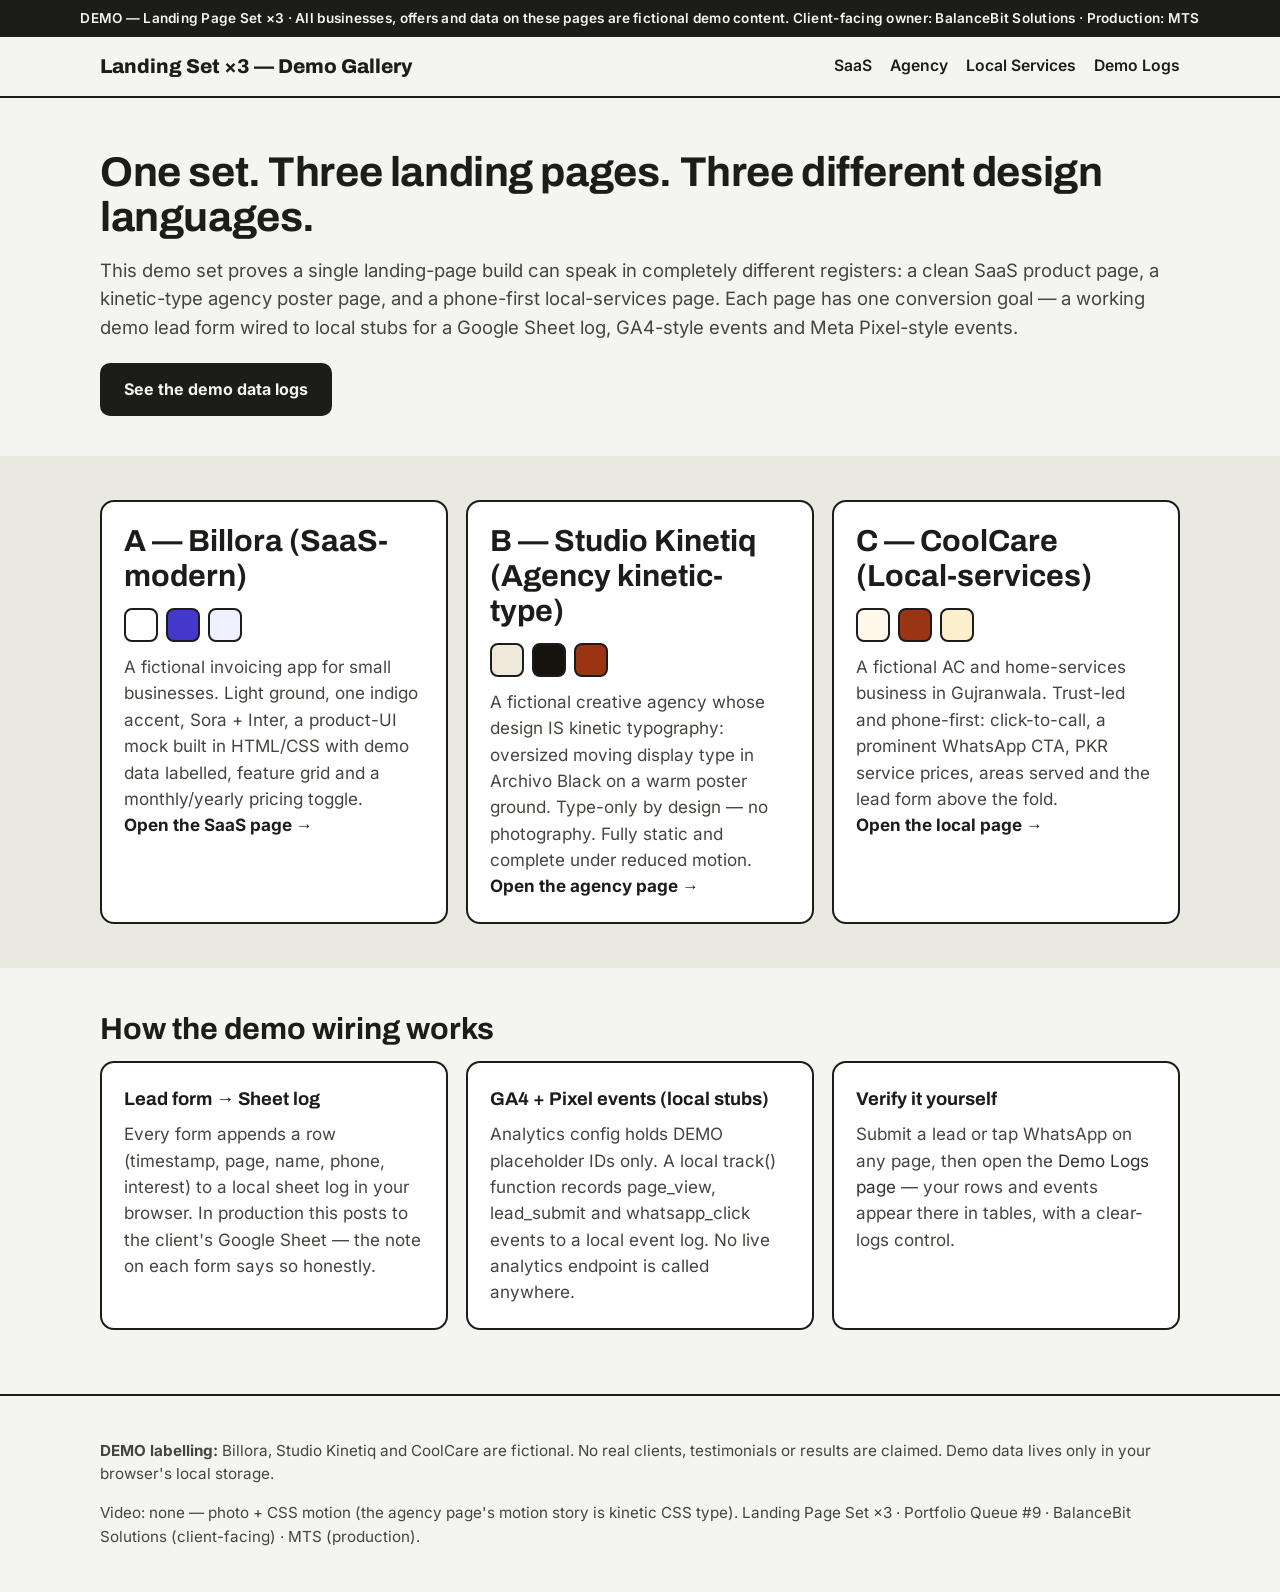
<file: index.html>
<!DOCTYPE html>
<html lang="en">
<head>
<meta charset="UTF-8">
<meta name="viewport" content="width=device-width, initial-scale=1.0">
<title>Landing Page Set ×3 — Demo Gallery | MTS Portfolio</title>
<meta name="description" content="Demo gallery: three landing pages in three different design languages — SaaS-modern, agency kinetic-type and local-services. All businesses, offers and data are fictional demo content.">

<link rel="stylesheet" href="assets/fonts/fonts.css">
<link rel="stylesheet" href="css/style.css">
<link rel="icon" href="assets/favicon.svg" type="image/svg+xml">
</head>
<body data-theme="hub">
<a class="skip-link" href="#main">Skip to content</a>
<div class="demo-ribbon">DEMO — Landing Page Set ×3 · All businesses, offers and data on these pages are fictional demo content. Client-facing owner: BalanceBit Solutions · Production: MTS</div>
<header class="site"><div class="wrap header-in">
<a class="brand" href="index.html">Landing Set ×3 — Demo Gallery</a>
<nav class="main" aria-label="Main">
<a href="saas.html">SaaS</a><a href="agency.html">Agency</a><a href="local.html">Local Services</a><a href="logs.html">Demo Logs</a>
</nav></div></header>
<main id="main">
<section class="hero"><div class="wrap">
<h1>One set. Three landing pages. Three different design languages.</h1>
<p class="lede">This demo set proves a single landing-page build can speak in completely different registers: a clean SaaS product page, a kinetic-type agency poster page, and a phone-first local-services page. Each page has one conversion goal — a working demo lead form wired to local stubs for a Google Sheet log, GA4-style events and Meta Pixel-style events.</p>
<div class="cta-row"><a class="btn btn-ink" href="logs.html">See the demo data logs</a></div>
</div></section>
<section class="alt"><div class="wrap grid3">
<article class="card hub-card"><h2><a href="saas.html">A — Billora (SaaS-modern)</a></h2>
<div class="swatch" aria-hidden="true"><span style="background:#FFFFFF"></span><span style="background:#4338CA"></span><span style="background:#EEF0FE"></span></div>
<p>A fictional invoicing app for small businesses. Light ground, one indigo accent, Sora + Inter, a product-UI mock built in HTML/CSS with demo data labelled, feature grid and a monthly/yearly pricing toggle.</p>
<p><a href="saas.html"><strong>Open the SaaS page →</strong></a></p></article>
<article class="card hub-card"><h2><a href="agency.html">B — Studio Kinetiq (Agency kinetic-type)</a></h2>
<div class="swatch" aria-hidden="true"><span style="background:#EFE9DC"></span><span style="background:#16130E"></span><span style="background:#9A3412"></span></div>
<p>A fictional creative agency whose design IS kinetic typography: oversized moving display type in Archivo Black on a warm poster ground. Type-only by design — no photography. Fully static and complete under reduced motion.</p>
<p><a href="agency.html"><strong>Open the agency page →</strong></a></p></article>
<article class="card hub-card"><h2><a href="local.html">C — CoolCare (Local-services)</a></h2>
<div class="swatch" aria-hidden="true"><span style="background:#FFF9EC"></span><span style="background:#9A3412"></span><span style="background:#FCEFCB"></span></div>
<p>A fictional AC and home-services business in Gujranwala. Trust-led and phone-first: click-to-call, a prominent WhatsApp CTA, PKR service prices, areas served and the lead form above the fold.</p>
<p><a href="local.html"><strong>Open the local page →</strong></a></p></article>
</div></section>
<section><div class="wrap">
<h2>How the demo wiring works</h2>
<div class="grid3">
<div class="card"><h3>Lead form → Sheet log</h3><p>Every form appends a row (timestamp, page, name, phone, interest) to a local sheet log in your browser. In production this posts to the client's Google Sheet — the note on each form says so honestly.</p></div>
<div class="card"><h3>GA4 + Pixel events (local stubs)</h3><p>Analytics config holds DEMO placeholder IDs only. A local track() function records page_view, lead_submit and whatsapp_click events to a local event log. No live analytics endpoint is called anywhere.</p></div>
<div class="card"><h3>Verify it yourself</h3><p>Submit a lead or tap WhatsApp on any page, then open the <a href="logs.html">Demo Logs page</a> — your rows and events appear there in tables, with a clear-logs control.</p></div>
</div></div></section>
</main>
<footer class="site"><div class="wrap">
<p><strong>DEMO labelling:</strong> Billora, Studio Kinetiq and CoolCare are fictional. No real clients, testimonials or results are claimed. Demo data lives only in your browser's local storage.</p>
<p>Video: none — photo + CSS motion (the agency page's motion story is kinetic CSS type). Landing Page Set ×3 · Portfolio Queue #9 · BalanceBit Solutions (client-facing) · MTS (production).</p>
</div></footer>
<script src="js/logic.js"></script>
<script src="js/app.js"></script>
</body>
</html>
</file>
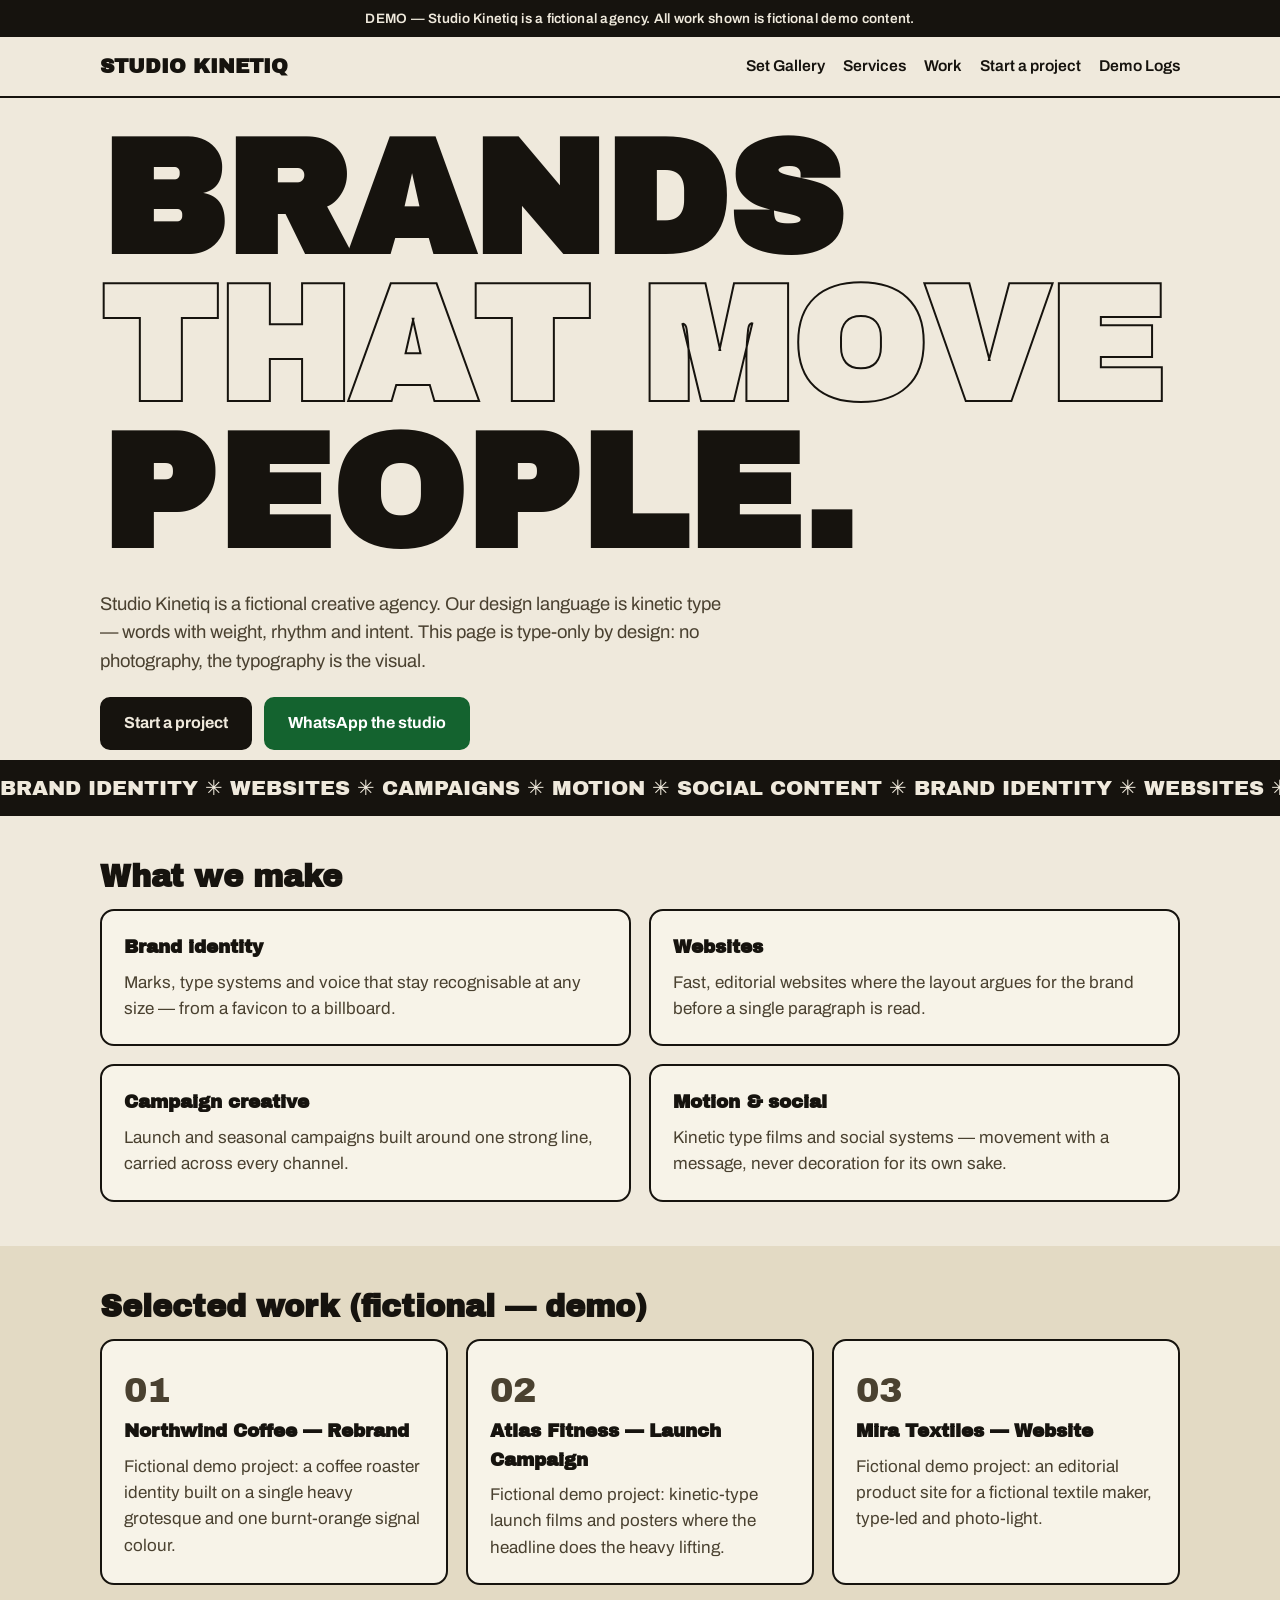
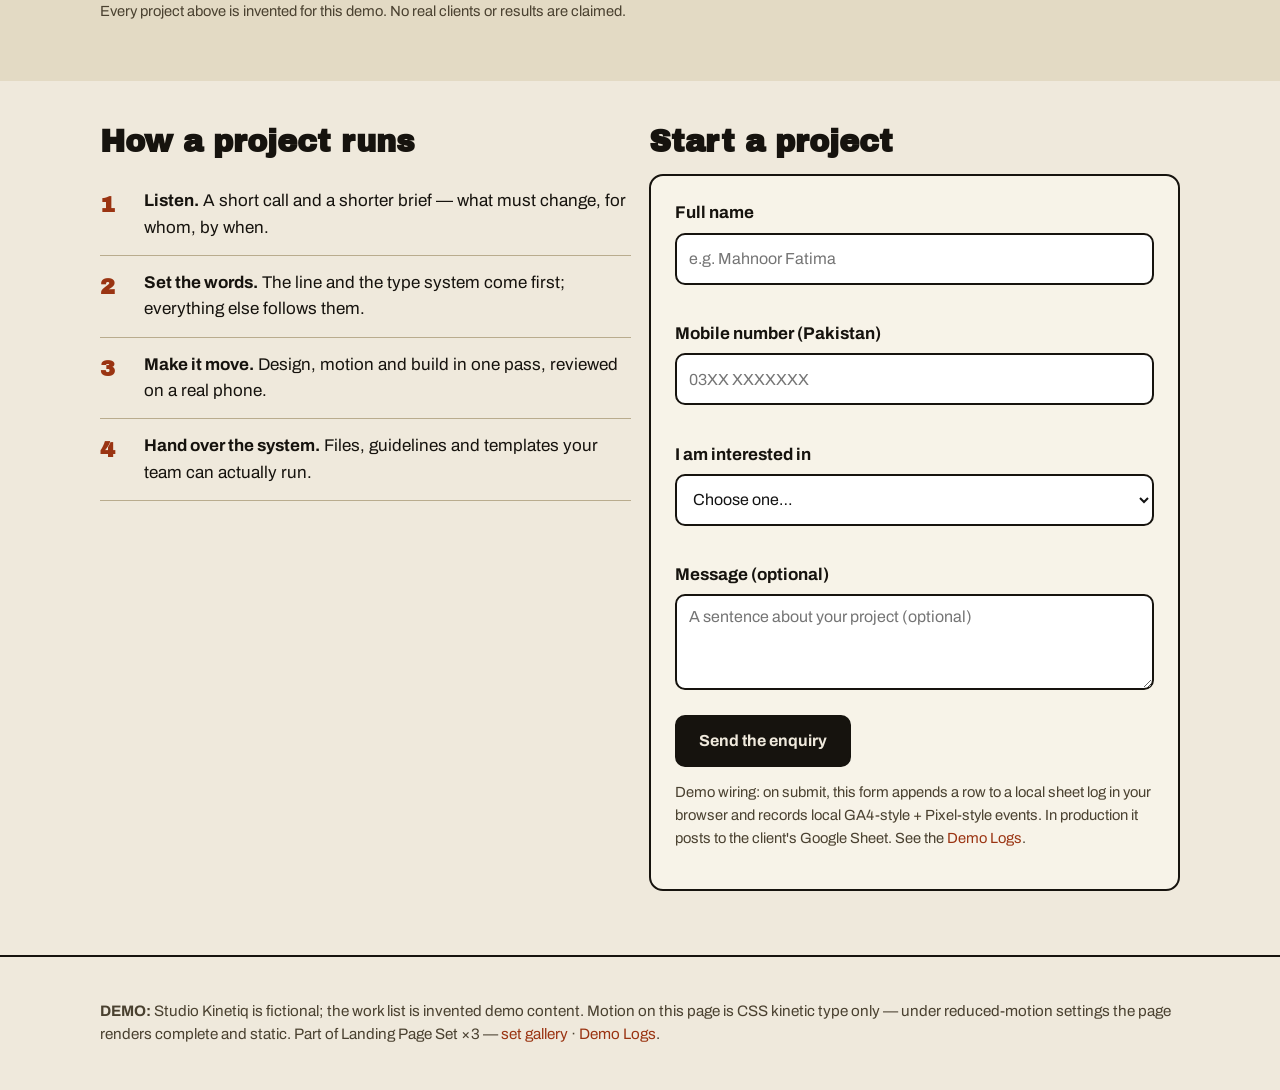
<file: agency.html>
<!DOCTYPE html>
<html lang="en">
<head>
<meta charset="UTF-8">
<meta name="viewport" content="width=device-width, initial-scale=1.0">
<title>Studio Kinetiq — Brands That Move (Demo) | Landing Set B</title>
<meta name="description" content="Demo agency landing page built on kinetic typography: Studio Kinetiq, a fictional creative agency. Fictional work, demo content only.">

<link rel="stylesheet" href="assets/fonts/fonts.css">
<link rel="stylesheet" href="css/style.css">
<link rel="icon" href="assets/favicon.svg" type="image/svg+xml">
</head>
<body data-theme="agency">
<a class="skip-link" href="#main">Skip to content</a>
<div class="demo-ribbon">DEMO — Studio Kinetiq is a fictional agency. All work shown is fictional demo content.</div>
<header class="site"><div class="wrap header-in">
<a class="brand" href="agency.html">STUDIO KINETIQ</a>
<nav class="main" aria-label="Main">
<a href="index.html">Set Gallery</a><a href="#services">Services</a><a href="#work">Work</a><a href="#lead">Start a project</a><a href="logs.html">Demo Logs</a>
</nav></div></header>
<main id="main">
<section class="hero"><div class="wrap">
<h1 class="kinetic" aria-label="Brands that move people">
<span class="line">Brands</span>
<span class="line outline">That Move</span>
<span class="line">People.</span>
</h1>
<p class="lede" style="max-width:640px;margin-top:20px">Studio Kinetiq is a fictional creative agency. Our design language is kinetic type — words with weight, rhythm and intent. This page is type-only by design: no photography, the typography is the visual.</p>
<div class="cta-row"><a class="btn" href="#lead">Start a project</a><a class="btn btn-wa" data-wa="agency" href="https://wa.me/923000000000" target="_blank" rel="noopener">WhatsApp the studio</a></div>
</div></section>
<div class="marquee-band" aria-hidden="true"><div class="marquee-track">
<span>Brand Identity ✳ Websites ✳ Campaigns ✳ Motion ✳ Social Content ✳ Brand Identity ✳ Websites ✳ Campaigns ✳ Motion ✳ Social Content ✳&nbsp;</span>
<span>Brand Identity ✳ Websites ✳ Campaigns ✳ Motion ✳ Social Content ✳ Brand Identity ✳ Websites ✳ Campaigns ✳ Motion ✳ Social Content ✳&nbsp;</span>
</div></div>
<section id="services"><div class="wrap">
<h2>What we make</h2>
<div class="grid2">
<div class="card"><h3>Brand identity</h3><p>Marks, type systems and voice that stay recognisable at any size — from a favicon to a billboard.</p></div>
<div class="card"><h3>Websites</h3><p>Fast, editorial websites where the layout argues for the brand before a single paragraph is read.</p></div>
<div class="card"><h3>Campaign creative</h3><p>Launch and seasonal campaigns built around one strong line, carried across every channel.</p></div>
<div class="card"><h3>Motion &amp; social</h3><p>Kinetic type films and social systems — movement with a message, never decoration for its own sake.</p></div>
</div></div></section>
<section class="alt" id="work"><div class="wrap">
<h2>Selected work (fictional — demo)</h2>
<div class="grid3">
<div class="card"><p class="work-num">01</p><h3>Northwind Coffee — Rebrand</h3><p>Fictional demo project: a coffee roaster identity built on a single heavy grotesque and one burnt-orange signal colour.</p></div>
<div class="card"><p class="work-num">02</p><h3>Atlas Fitness — Launch Campaign</h3><p>Fictional demo project: kinetic-type launch films and posters where the headline does the heavy lifting.</p></div>
<div class="card"><p class="work-num">03</p><h3>Mira Textiles — Website</h3><p>Fictional demo project: an editorial product site for a fictional textile maker, type-led and photo-light.</p></div>
</div>
<p class="note">Every project above is invented for this demo. No real clients or results are claimed.</p>
</div></section>
<section><div class="wrap grid2">
<div>
<h2>How a project runs</h2>
<div class="steps">
<div class="step"><b>1</b><div><strong>Listen.</strong> A short call and a shorter brief — what must change, for whom, by when.</div></div>
<div class="step"><b>2</b><div><strong>Set the words.</strong> The line and the type system come first; everything else follows them.</div></div>
<div class="step"><b>3</b><div><strong>Make it move.</strong> Design, motion and build in one pass, reviewed on a real phone.</div></div>
<div class="step"><b>4</b><div><strong>Hand over the system.</strong> Files, guidelines and templates your team can actually run.</div></div>
</div>
</div>
<div id="lead">
<h2>Start a project</h2>
<form class="lead" data-lead-form="agency" novalidate>
<div data-form-fields>
<label for="ag-name">Full name</label>
<input id="ag-name" data-name type="text" autocomplete="name" placeholder="e.g. Mahnoor Fatima">
<p class="error" data-error-for="name" role="alert"></p>
<label for="ag-phone">Mobile number (Pakistan)</label>
<input id="ag-phone" data-phone type="tel" autocomplete="tel" placeholder="03XX XXXXXXX">
<p class="error" data-error-for="phone" role="alert"></p>
<label for="ag-interest">I am interested in</label>
<select id="ag-interest" data-interest>
<option value="">Choose one…</option>
<option>Brand identity</option><option>Website design</option><option>Campaign creative</option><option>Motion &amp; social content</option>
</select>
<p class="error" data-error-for="interest" role="alert"></p>
<label for="ag-msg">Message (optional)</label>
<textarea id="ag-msg" data-message placeholder="A sentence about your project (optional)"></textarea>
<button class="btn" type="submit" style="margin-top:16px">Send the enquiry</button>
<p class="note">Demo wiring: on submit, this form appends a row to a local sheet log in your browser and records local GA4-style + Pixel-style events. In production it posts to the client's Google Sheet. See the <a href="logs.html">Demo Logs</a>.</p>
</div>
<div class="confirmation" data-confirmation hidden></div>
</form>
</div>
</div></section>
</main>
<footer class="site"><div class="wrap">
<p><strong>DEMO:</strong> Studio Kinetiq is fictional; the work list is invented demo content. Motion on this page is CSS kinetic type only — under reduced-motion settings the page renders complete and static. Part of Landing Page Set ×3 — <a href="index.html">set gallery</a> · <a href="logs.html">Demo Logs</a>.</p>
</div></footer>
<script src="js/logic.js"></script>
<script src="js/app.js"></script>
<script src="assets/vendor/gsap.min.js" defer></script>
<script src="assets/vendor/SplitText.min.js" defer></script>
<script src="js/premium-agency.js" defer></script>
</body>
</html>
</file>
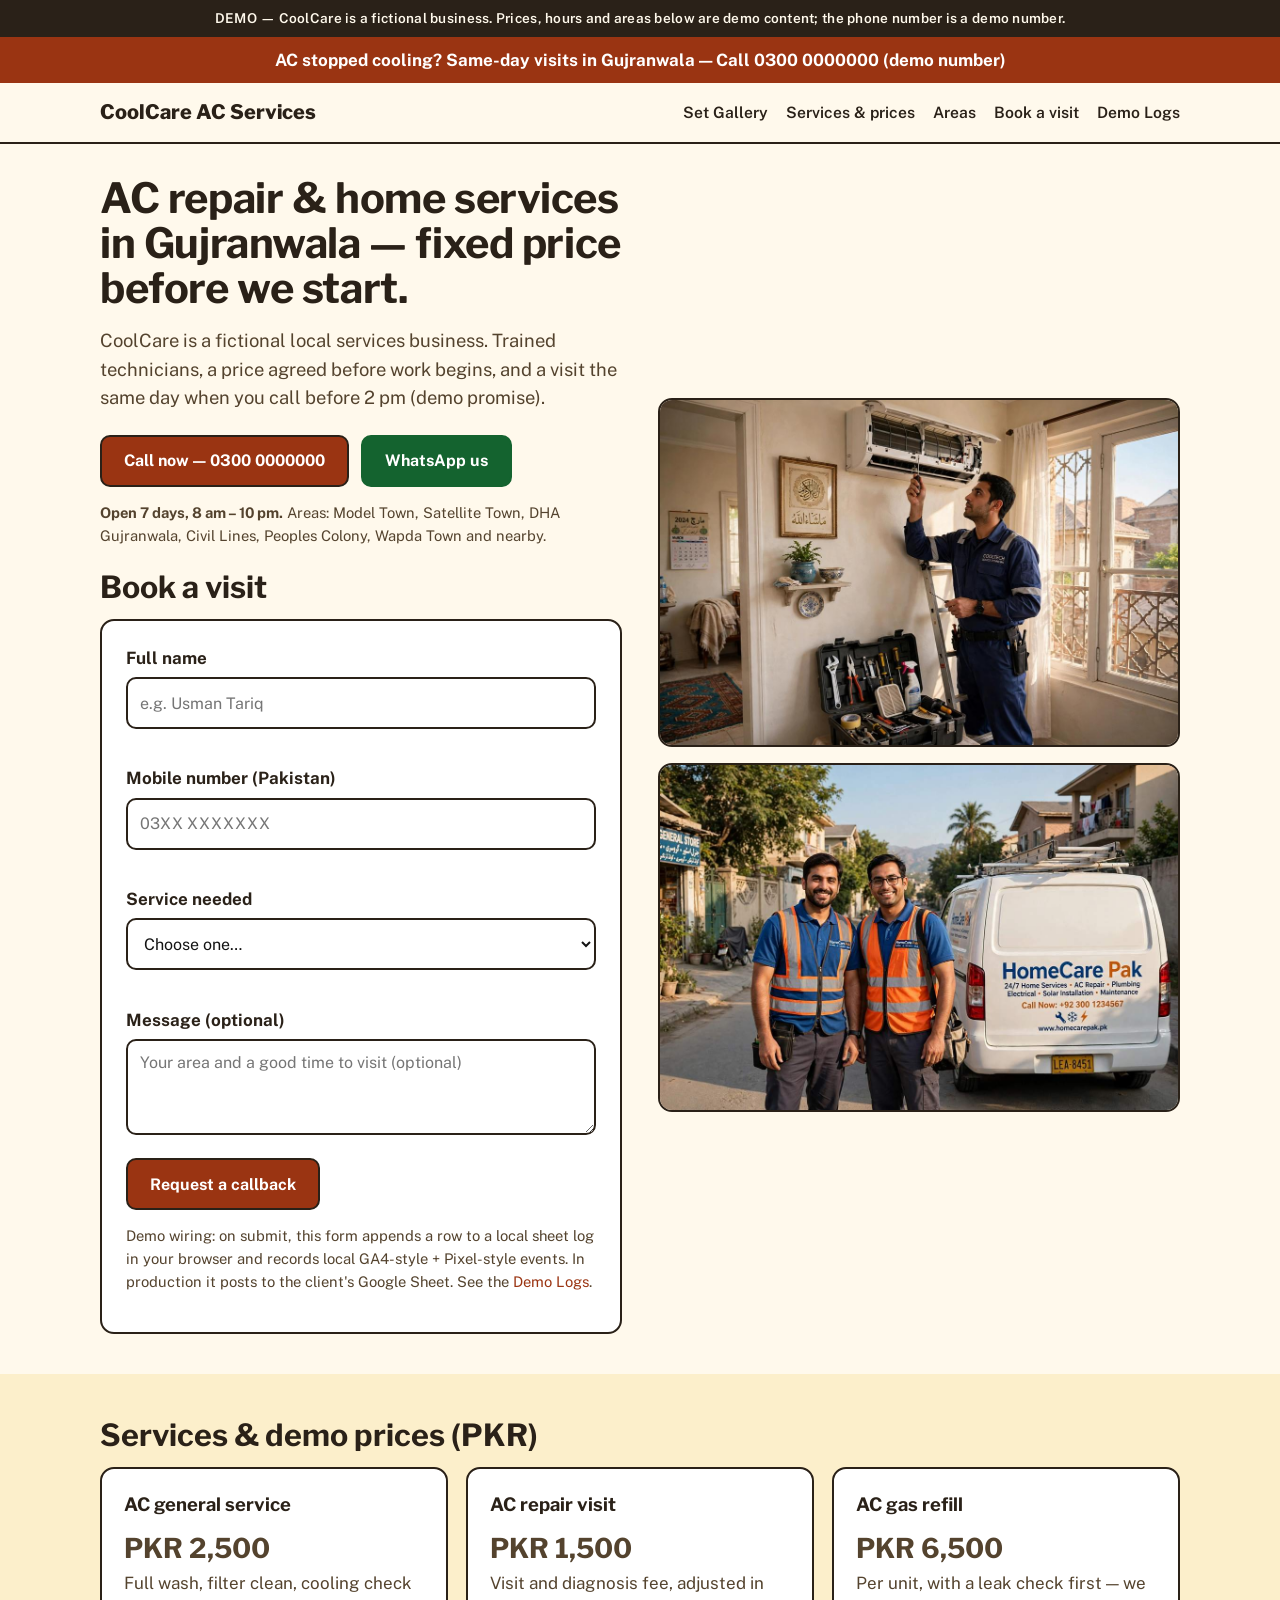
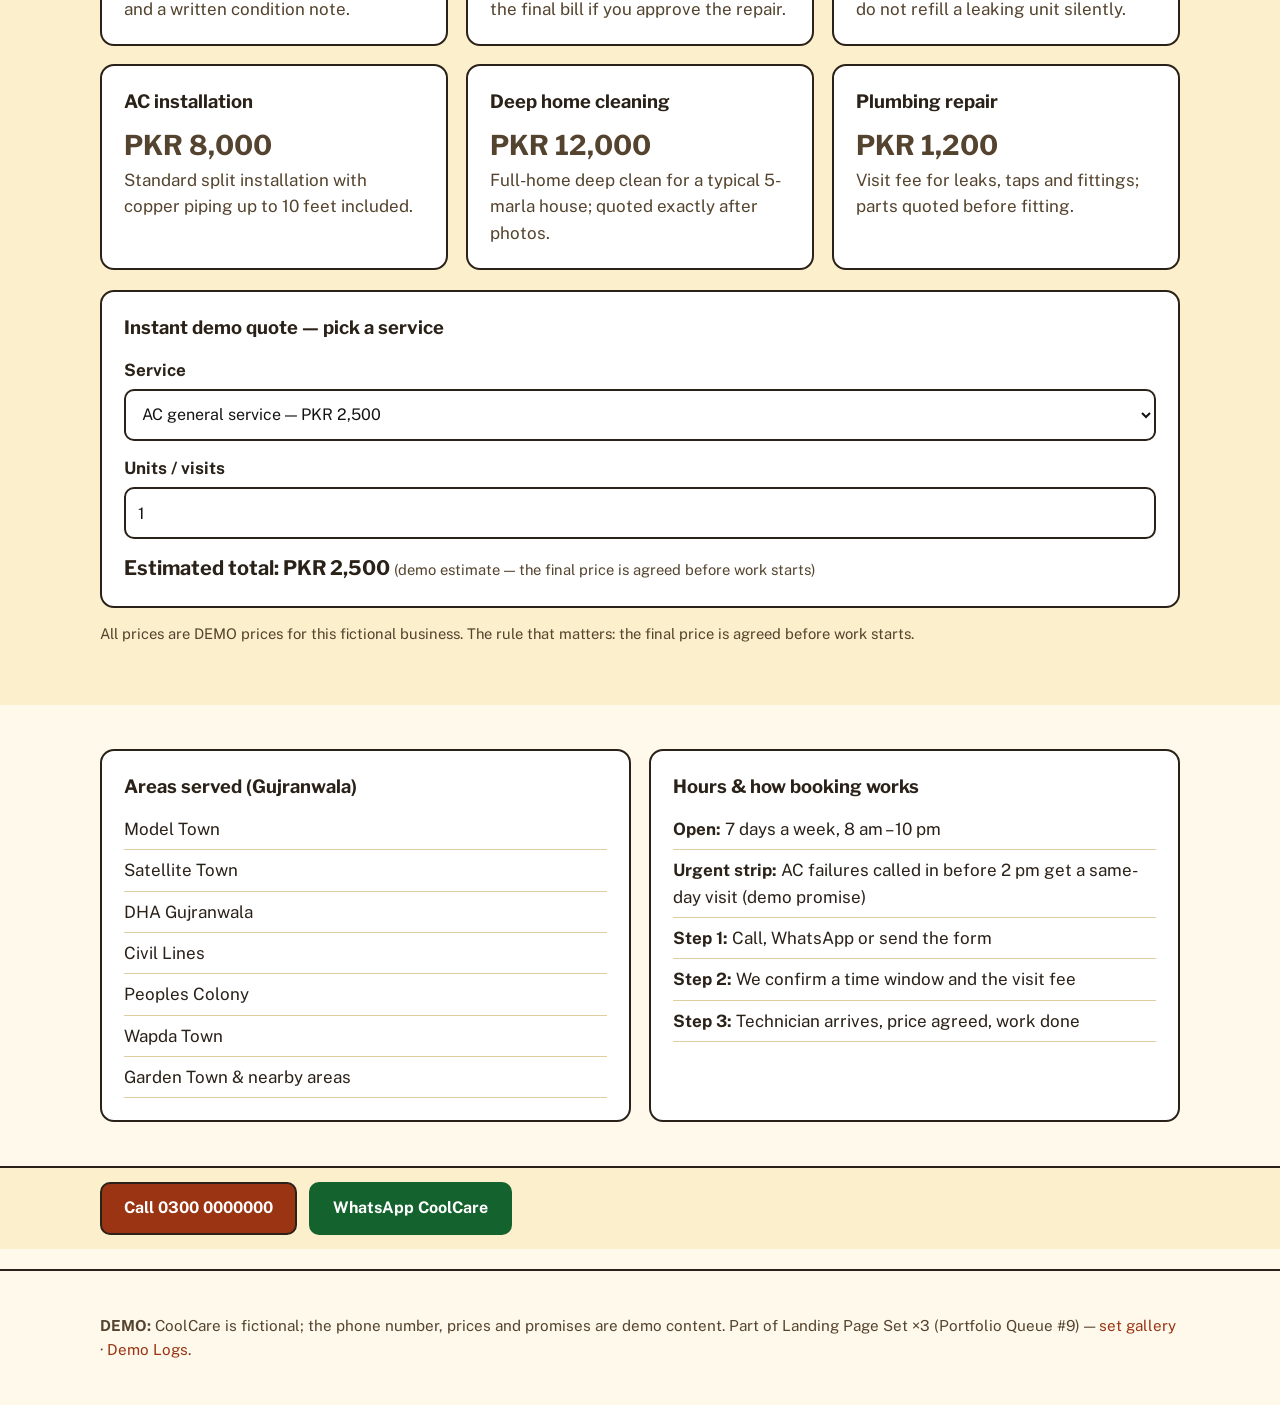
<file: local.html>
<!DOCTYPE html>
<html lang="en">
<head>
<meta charset="UTF-8">
<meta name="viewport" content="width=device-width, initial-scale=1.0">
<title>CoolCare AC Services — Gujranwala (Demo) | Landing Set C</title>
<meta name="description" content="Demo local-services landing page: CoolCare, a fictional AC and home-services business in Gujranwala with PKR prices, areas served, click-to-call and WhatsApp. Demo content only.">

<link rel="stylesheet" href="assets/fonts/fonts.css">
<link rel="stylesheet" href="css/style.css">
<link rel="icon" href="assets/favicon.svg" type="image/svg+xml">
<script type="application/ld+json">{"@context":"https://schema.org","@type":"LocalBusiness","name":"CoolCare AC Services (Demo)","areaServed":"Gujranwala","telephone":"+92-300-0000000","openingHours":"Mo-Su 08:00-22:00"}</script>
</head>
<body data-theme="local">
<a class="skip-link" href="#main">Skip to content</a>
<div class="demo-ribbon">DEMO — CoolCare is a fictional business. Prices, hours and areas below are demo content; the phone number is a demo number.</div>
<div class="urgent">AC stopped cooling? Same-day visits in Gujranwala — <a href="tel:+923000000000">Call 0300 0000000</a> (demo number)</div>
<header class="site"><div class="wrap header-in">
<a class="brand" href="local.html">CoolCare AC Services</a>
<nav class="main" aria-label="Main">
<a href="index.html">Set Gallery</a><a href="#services">Services &amp; prices</a><a href="#areas">Areas</a><a href="#lead">Book a visit</a><a href="logs.html">Demo Logs</a>
</nav></div></header>
<main id="main">
<section class="hero" style="padding-top:32px"><div class="wrap hero-grid">
<div>
<h1>AC repair &amp; home services in Gujranwala — fixed price before we start.</h1>
<p class="lede">CoolCare is a fictional local services business. Trained technicians, a price agreed before work begins, and a visit the same day when you call before 2 pm (demo promise).</p>
<div class="cta-row">
<a class="btn" href="tel:+923000000000">Call now — 0300 0000000</a>
<a class="btn btn-wa" data-wa="local" href="https://wa.me/923000000000" target="_blank" rel="noopener">WhatsApp us</a>
</div>
<p class="note"><strong>Open 7 days, 8 am – 10 pm.</strong> Areas: Model Town, Satellite Town, DHA Gujranwala, Civil Lines, Peoples Colony, Wapda Town and nearby.</p>
<div id="lead" style="margin-top:22px">
<h2>Book a visit</h2>
<form class="lead" data-lead-form="local" novalidate>
<div data-form-fields>
<label for="lo-name">Full name</label>
<input id="lo-name" data-name type="text" autocomplete="name" placeholder="e.g. Usman Tariq">
<p class="error" data-error-for="name" role="alert"></p>
<label for="lo-phone">Mobile number (Pakistan)</label>
<input id="lo-phone" data-phone type="tel" autocomplete="tel" placeholder="03XX XXXXXXX">
<p class="error" data-error-for="phone" role="alert"></p>
<label for="lo-interest">Service needed</label>
<select id="lo-interest" data-interest>
<option value="">Choose one…</option>
<option>AC repair</option><option>AC installation</option><option>AC gas refill</option><option>Deep home cleaning</option><option>Plumbing repair</option>
</select>
<p class="error" data-error-for="interest" role="alert"></p>
<label for="lo-msg">Message (optional)</label>
<textarea id="lo-msg" data-message placeholder="Your area and a good time to visit (optional)"></textarea>
<button class="btn" type="submit" style="margin-top:16px">Request a callback</button>
<p class="note">Demo wiring: on submit, this form appends a row to a local sheet log in your browser and records local GA4-style + Pixel-style events. In production it posts to the client's Google Sheet. See the <a href="logs.html">Demo Logs</a>.</p>
</div>
<div class="confirmation" data-confirmation hidden></div>
</form>
</div>
</div>
<div>
<img class="hero-photo" src="assets/local-hero.jpg" alt="Technician servicing a wall-mounted air conditioner (demo photography)">
<img class="hero-photo" src="assets/local-team.jpg" alt="Two service technicians beside a service van on a residential street (demo photography)" style="margin-top:16px">
</div>
</div></section>
<section class="alt" id="services"><div class="wrap">
<h2>Services &amp; demo prices (PKR)</h2>
<div class="grid3">
<div class="card"><h3>AC general service</h3><p class="price">PKR 2,500</p><p>Full wash, filter clean, cooling check and a written condition note.</p></div>
<div class="card"><h3>AC repair visit</h3><p class="price">PKR 1,500</p><p>Visit and diagnosis fee, adjusted in the final bill if you approve the repair.</p></div>
<div class="card"><h3>AC gas refill</h3><p class="price">PKR 6,500</p><p>Per unit, with a leak check first — we do not refill a leaking unit silently.</p></div>
<div class="card"><h3>AC installation</h3><p class="price">PKR 8,000</p><p>Standard split installation with copper piping up to 10 feet included.</p></div>
<div class="card"><h3>Deep home cleaning</h3><p class="price">PKR 12,000</p><p>Full-home deep clean for a typical 5-marla house; quoted exactly after photos.</p></div>
<div class="card"><h3>Plumbing repair</h3><p class="price">PKR 1,200</p><p>Visit fee for leaks, taps and fittings; parts quoted before fitting.</p></div>
</div>
<div class="calc" data-quote-calc>
<h3 style="margin-top:0">Instant demo quote — pick a service</h3>
<label for="calc-service">Service</label>
<select id="calc-service" data-calc-service>
<option value="2500">AC general service — PKR 2,500</option>
<option value="1500">AC repair visit — PKR 1,500</option>
<option value="6500">AC gas refill — PKR 6,500</option>
<option value="8000">AC installation — PKR 8,000</option>
<option value="12000">Deep home cleaning — PKR 12,000</option>
<option value="1200">Plumbing repair — PKR 1,200</option>
</select>
<label for="calc-qty">Units / visits</label>
<input id="calc-qty" data-calc-qty type="number" min="1" max="20" value="1" inputmode="numeric">
<p class="calc-total" aria-live="polite">Estimated total: <strong data-calc-total>PKR 2,500</strong> <span class="note">(demo estimate — the final price is agreed before work starts)</span></p>
</div>
<p class="note">All prices are DEMO prices for this fictional business. The rule that matters: the final price is agreed before work starts.</p>
</div></section>
<section id="areas"><div class="wrap grid2">
<div class="card"><h3>Areas served (Gujranwala)</h3>
<ul class="clean"><li>Model Town</li><li>Satellite Town</li><li>DHA Gujranwala</li><li>Civil Lines</li><li>Peoples Colony</li><li>Wapda Town</li><li>Garden Town &amp; nearby areas</li></ul></div>
<div class="card"><h3>Hours &amp; how booking works</h3>
<ul class="clean"><li><strong>Open:</strong> 7 days a week, 8 am – 10 pm</li><li><strong>Urgent strip:</strong> AC failures called in before 2 pm get a same-day visit (demo promise)</li><li><strong>Step 1:</strong> Call, WhatsApp or send the form</li><li><strong>Step 2:</strong> We confirm a time window and the visit fee</li><li><strong>Step 3:</strong> Technician arrives, price agreed, work done</li></ul></div>
</div></section>
</main>
<div class="sticky-cta"><div class="wrap cta-row">
<a class="btn" href="tel:+923000000000">Call 0300 0000000</a>
<a class="btn btn-wa" data-wa="local" href="https://wa.me/923000000000" target="_blank" rel="noopener">WhatsApp CoolCare</a>
</div></div>
<footer class="site"><div class="wrap">
<p><strong>DEMO:</strong> CoolCare is fictional; the phone number, prices and promises are demo content. Part of Landing Page Set ×3 (Portfolio Queue #9) — <a href="index.html">set gallery</a> · <a href="logs.html">Demo Logs</a>.</p>
</div></footer>
<script src="js/logic.js"></script>
<script src="js/app.js"></script>
<script src="js/premium-local.js" defer></script>
</body>
</html>
</file>
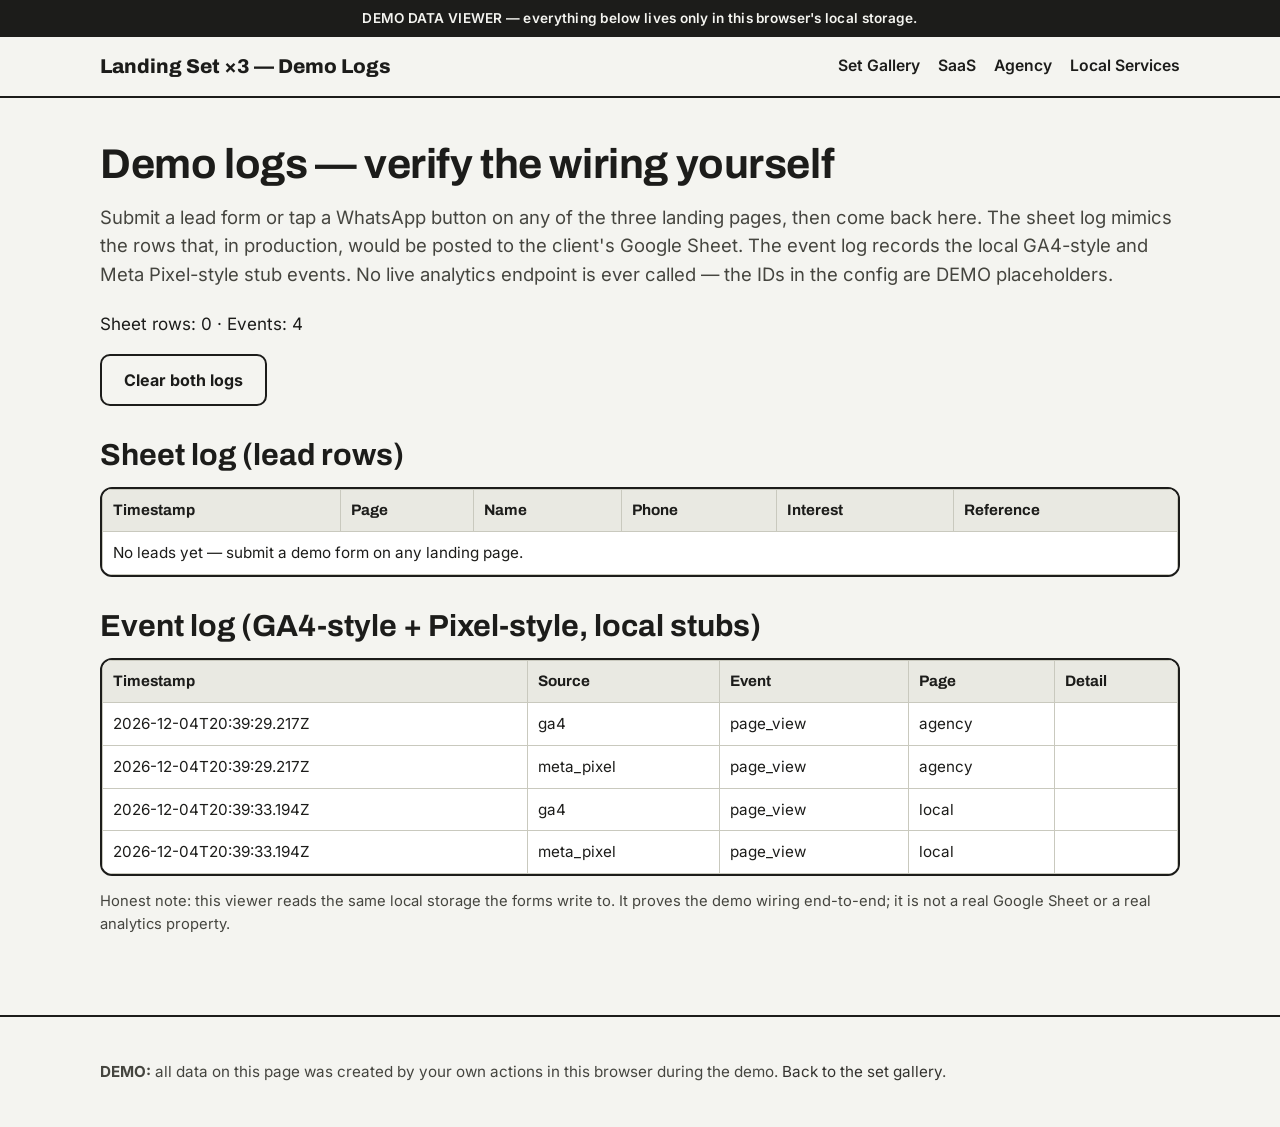
<file: logs.html>
<!DOCTYPE html>
<html lang="en">
<head>
<meta charset="UTF-8">
<meta name="viewport" content="width=device-width, initial-scale=1.0">
<title>Demo Logs — Sheet Log &amp; Event Log | Landing Page Set</title>
<meta name="description" content="Demo data viewer: the local sheet log and analytics event log written by the three landing pages in this demo set.">

<link rel="stylesheet" href="assets/fonts/fonts.css">
<link rel="stylesheet" href="css/style.css">
<link rel="icon" href="assets/favicon.svg" type="image/svg+xml">
</head>
<body data-theme="hub">
<a class="skip-link" href="#main">Skip to content</a>
<div class="demo-ribbon">DEMO DATA VIEWER — everything below lives only in this browser's local storage.</div>
<header class="site"><div class="wrap header-in">
<a class="brand" href="index.html">Landing Set ×3 — Demo Logs</a>
<nav class="main" aria-label="Main">
<a href="index.html">Set Gallery</a><a href="saas.html">SaaS</a><a href="agency.html">Agency</a><a href="local.html">Local Services</a>
</nav></div></header>
<main id="main" data-logs>
<section><div class="wrap">
<h1>Demo logs — verify the wiring yourself</h1>
<p class="lede">Submit a lead form or tap a WhatsApp button on any of the three landing pages, then come back here. The sheet log mimics the rows that, in production, would be posted to the client's Google Sheet. The event log records the local GA4-style and Meta Pixel-style stub events. No live analytics endpoint is ever called — the IDs in the config are DEMO placeholders.</p>
<p data-log-counts><strong>Sheet rows: 0 · Events: 0</strong></p>
<button class="btn btn-ghost" type="button" data-clear-logs>Clear both logs</button>
<h2 style="margin-top:32px">Sheet log (lead rows)</h2>
<div class="table-wrap"><table class="log-table">
<thead><tr><th>Timestamp</th><th>Page</th><th>Name</th><th>Phone</th><th>Interest</th><th>Reference</th></tr></thead>
<tbody data-sheet-body><tr><td colspan="6">No leads yet.</td></tr></tbody>
</table></div>
<h2 style="margin-top:32px">Event log (GA4-style + Pixel-style, local stubs)</h2>
<div class="table-wrap"><table class="log-table">
<thead><tr><th>Timestamp</th><th>Source</th><th>Event</th><th>Page</th><th>Detail</th></tr></thead>
<tbody data-event-body><tr><td colspan="5">No events yet.</td></tr></tbody>
</table></div>
<p class="note">Honest note: this viewer reads the same local storage the forms write to. It proves the demo wiring end-to-end; it is not a real Google Sheet or a real analytics property.</p>
</div></section>
</main>
<footer class="site"><div class="wrap">
<p><strong>DEMO:</strong> all data on this page was created by your own actions in this browser during the demo. <a href="index.html">Back to the set gallery</a>.</p>
</div></footer>
<script src="js/logic.js"></script>
<script src="js/app.js"></script>
</body>
</html>
</file>
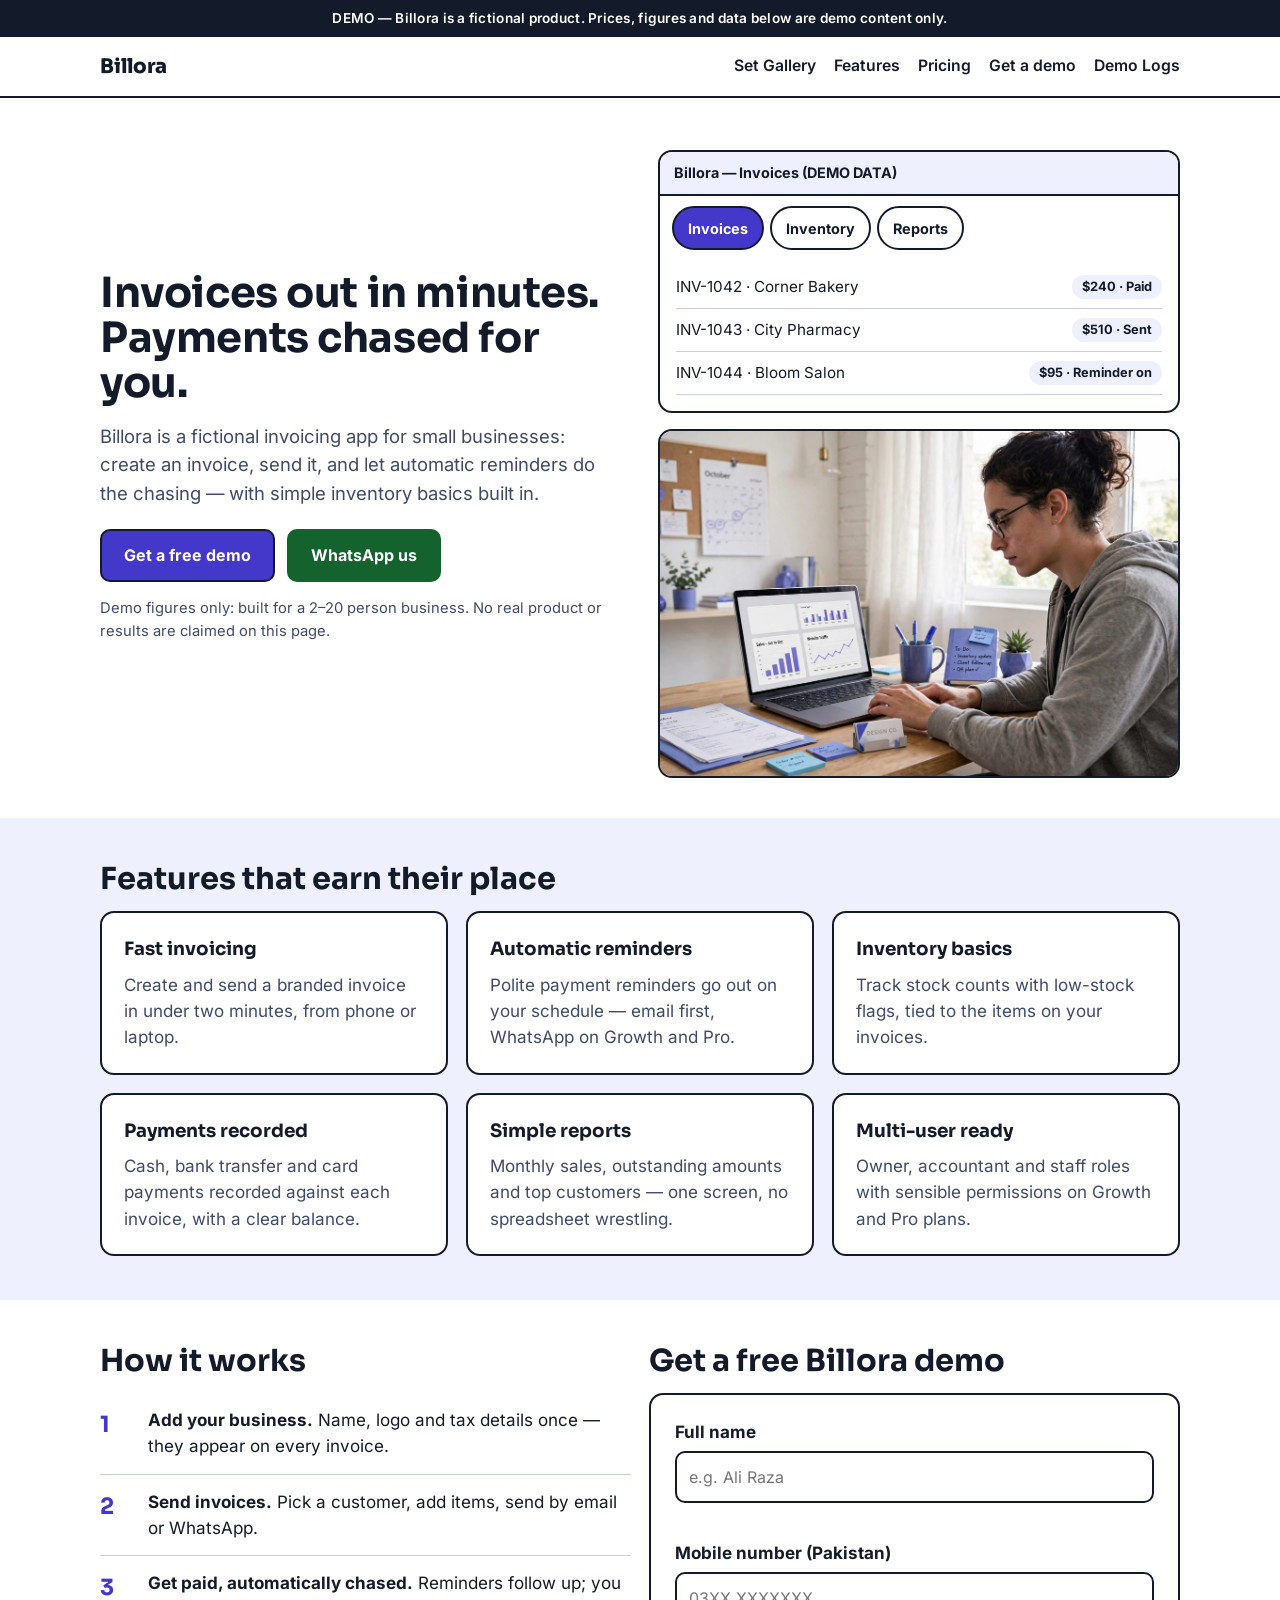
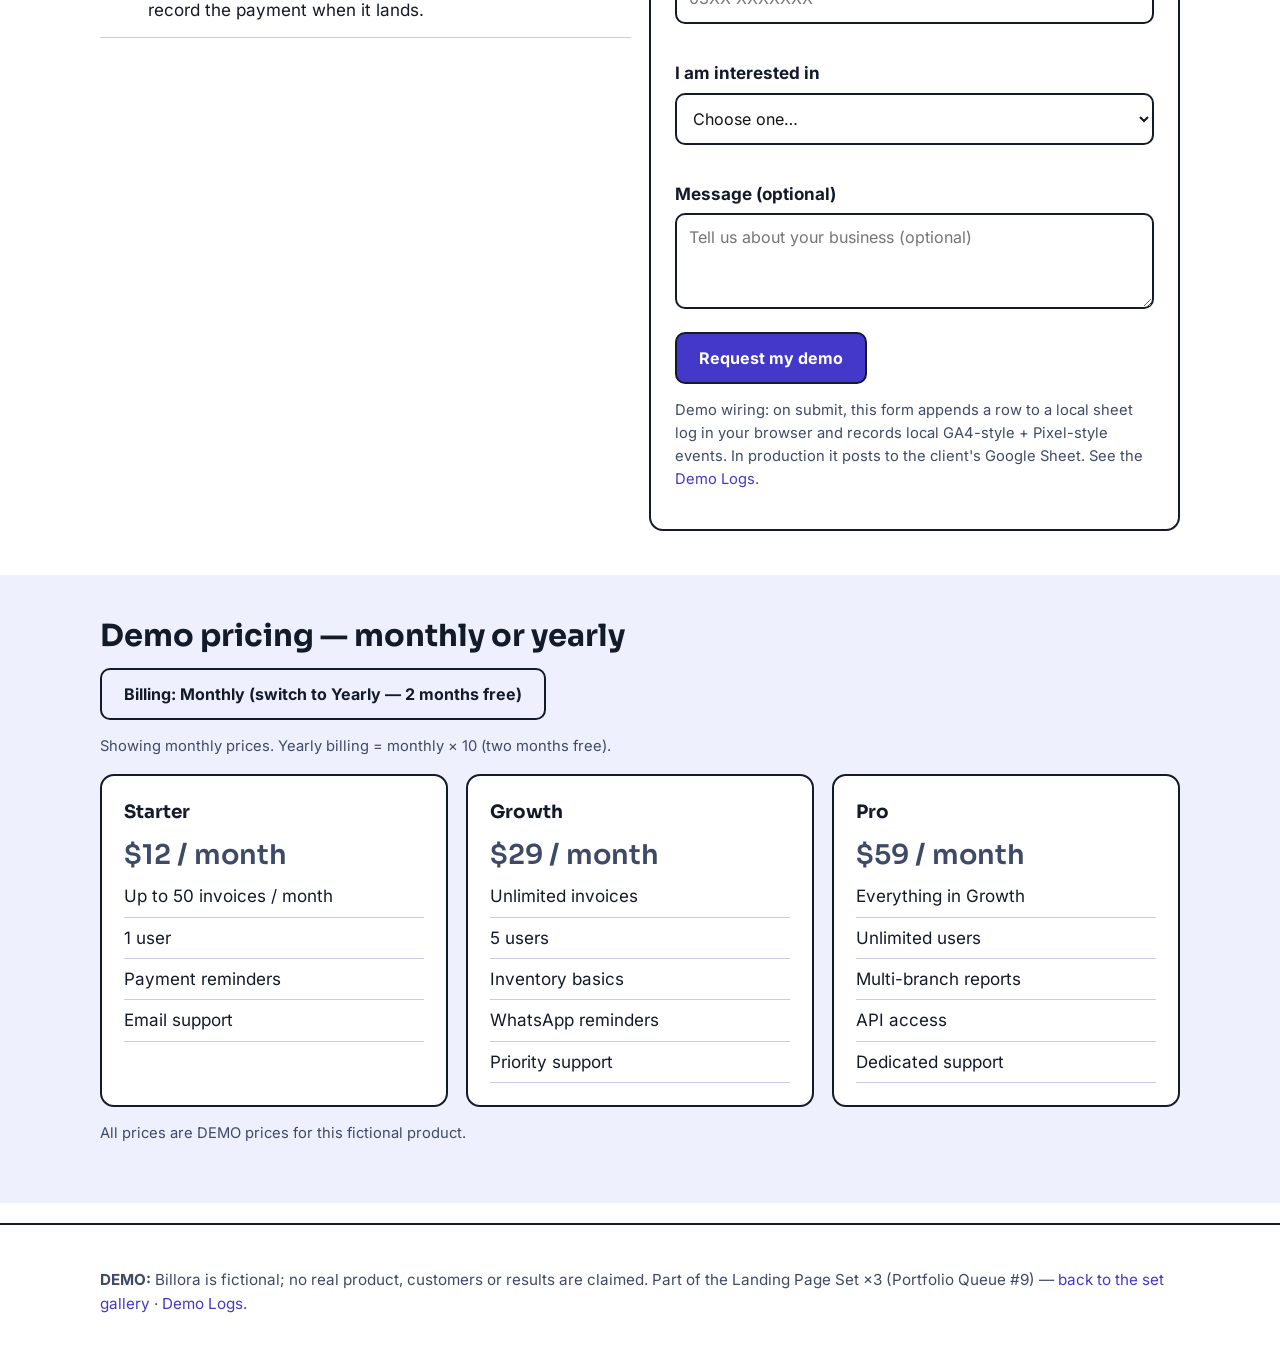
<file: saas.html>
<!DOCTYPE html>
<html lang="en">
<head>
<meta charset="UTF-8">
<meta name="viewport" content="width=device-width, initial-scale=1.0">
<title>Billora — Invoicing for Small Businesses (Demo) | Landing Set A</title>
<meta name="description" content="Demo SaaS landing page: Billora, a fictional invoicing and inventory app for small businesses. Demo prices and demo data only.">

<link rel="stylesheet" href="assets/fonts/fonts.css">
<link rel="stylesheet" href="css/style.css">
<noscript><style>[data-ppanel][hidden]{display:block!important}.mock-tabs{display:none!important}</style></noscript>
<link rel="icon" href="assets/favicon.svg" type="image/svg+xml">
<script type="application/ld+json">{"@context":"https://schema.org","@type":"SoftwareApplication","name":"Billora (Demo)","applicationCategory":"BusinessApplication","offers":{"@type":"Offer","price":"12","priceCurrency":"USD"}}</script>
</head>
<body data-theme="saas">
<a class="skip-link" href="#main">Skip to content</a>
<div class="demo-ribbon">DEMO — Billora is a fictional product. Prices, figures and data below are demo content only.</div>
<header class="site"><div class="wrap header-in">
<a class="brand" href="saas.html">Billora</a>
<nav class="main" aria-label="Main">
<a href="index.html">Set Gallery</a><a href="#features">Features</a><a href="#pricing">Pricing</a><a href="#lead">Get a demo</a><a href="logs.html">Demo Logs</a>
</nav></div></header>
<main id="main">
<section class="hero"><div class="wrap hero-grid">
<div>
<h1>Invoices out in minutes. Payments chased for you.</h1>
<p class="lede">Billora is a fictional invoicing app for small businesses: create an invoice, send it, and let automatic reminders do the chasing — with simple inventory basics built in.</p>
<div class="cta-row"><a class="btn" href="#lead">Get a free demo</a><a class="btn btn-wa" data-wa="saas" href="https://wa.me/923000000000" target="_blank" rel="noopener">WhatsApp us</a></div>
<p class="note">Demo figures only: built for a 2–20 person business. No real product or results are claimed on this page.</p>
</div>
<div>
<div class="mock" role="img" aria-label="Illustrative Billora product interface mock built in HTML and CSS, showing demo invoice rows">
<div class="mock-bar">Billora — Invoices (DEMO DATA)</div>
<div class="mock-tabs" role="tablist" aria-label="Billora product views (demo)">
<button class="mock-tab" role="tab" aria-selected="true" aria-controls="panel-invoices" id="tab-invoices" data-ptab="invoices" type="button">Invoices</button>
<button class="mock-tab" role="tab" aria-selected="false" aria-controls="panel-inventory" id="tab-inventory" data-ptab="inventory" type="button" tabindex="-1">Inventory</button>
<button class="mock-tab" role="tab" aria-selected="false" aria-controls="panel-reports" id="tab-reports" data-ptab="reports" type="button" tabindex="-1">Reports</button>
</div>
<div class="mock-body">
<div role="tabpanel" id="panel-invoices" aria-labelledby="tab-invoices" data-ppanel="invoices">
<div class="mock-row"><span>INV-1042 · Corner Bakery</span><span class="pill">$240 · Paid</span></div>
<div class="mock-row"><span>INV-1043 · City Pharmacy</span><span class="pill">$510 · Sent</span></div>
<div class="mock-row"><span>INV-1044 · Bloom Salon</span><span class="pill">$95 · Reminder on</span></div>
</div>
<div role="tabpanel" id="panel-inventory" aria-labelledby="tab-inventory" data-ppanel="inventory" hidden>
<div class="mock-row"><span>Inventory · A4 paper</span><span class="pill">Low stock</span></div>
<div class="mock-row"><span>Inventory · Invoice books</span><span class="pill">In stock</span></div>
<div class="mock-row"><span>Inventory · Printer ink</span><span class="pill">In stock</span></div>
</div>
<div role="tabpanel" id="panel-reports" aria-labelledby="tab-reports" data-ppanel="reports" hidden>
<div class="mock-row"><span>Collected (demo)</span><span class="pill">$240 · Paid</span></div>
<div class="mock-row"><span>Outstanding (demo)</span><span class="pill">$510 · Sent</span></div>
<div class="mock-row"><span>Being chased (demo)</span><span class="pill">$95 · Reminder on</span></div>
</div>
</div></div>
<img class="hero-photo" src="assets/saas-workspace.jpg" alt="Small business workspace with a laptop showing charts (demo photography)" style="margin-top:16px">
</div>
</div></section>
<section class="alt" id="features"><div class="wrap">
<h2>Features that earn their place</h2>
<div class="grid3">
<div class="card"><h3>Fast invoicing</h3><p>Create and send a branded invoice in under two minutes, from phone or laptop.</p></div>
<div class="card"><h3>Automatic reminders</h3><p>Polite payment reminders go out on your schedule — email first, WhatsApp on Growth and Pro.</p></div>
<div class="card"><h3>Inventory basics</h3><p>Track stock counts with low-stock flags, tied to the items on your invoices.</p></div>
<div class="card"><h3>Payments recorded</h3><p>Cash, bank transfer and card payments recorded against each invoice, with a clear balance.</p></div>
<div class="card"><h3>Simple reports</h3><p>Monthly sales, outstanding amounts and top customers — one screen, no spreadsheet wrestling.</p></div>
<div class="card"><h3>Multi-user ready</h3><p>Owner, accountant and staff roles with sensible permissions on Growth and Pro plans.</p></div>
</div></div></section>
<section><div class="wrap grid2">
<div>
<h2>How it works</h2>
<div class="steps">
<div class="step"><b>1</b><div><strong>Add your business.</strong> Name, logo and tax details once — they appear on every invoice.</div></div>
<div class="step"><b>2</b><div><strong>Send invoices.</strong> Pick a customer, add items, send by email or WhatsApp.</div></div>
<div class="step"><b>3</b><div><strong>Get paid, automatically chased.</strong> Reminders follow up; you record the payment when it lands.</div></div>
</div>
</div>
<div id="lead">
<h2>Get a free Billora demo</h2>
<form class="lead" data-lead-form="saas" novalidate>
<div data-form-fields>
<label for="saas-name">Full name</label>
<input id="saas-name" data-name type="text" autocomplete="name" placeholder="e.g. Ali Raza">
<p class="error" data-error-for="name" role="alert"></p>
<label for="saas-phone">Mobile number (Pakistan)</label>
<input id="saas-phone" data-phone type="tel" autocomplete="tel" placeholder="03XX XXXXXXX">
<p class="error" data-error-for="phone" role="alert"></p>
<label for="saas-interest">I am interested in</label>
<select id="saas-interest" data-interest>
<option value="">Choose one…</option>
<option>Invoicing &amp; billing</option><option>Inventory basics</option><option>Payments &amp; reminders</option><option>Full demo walkthrough</option>
</select>
<p class="error" data-error-for="interest" role="alert"></p>
<label for="saas-msg">Message (optional)</label>
<textarea id="saas-msg" data-message placeholder="Tell us about your business (optional)"></textarea>
<button class="btn" type="submit" style="margin-top:16px">Request my demo</button>
<p class="note">Demo wiring: on submit, this form appends a row to a local sheet log in your browser and records local GA4-style + Pixel-style events. In production it posts to the client's Google Sheet. See the <a href="logs.html">Demo Logs</a>.</p>
</div>
<div class="confirmation" data-confirmation hidden></div>
</form>
</div>
</div></section>
<section class="alt" id="pricing"><div class="wrap">
<h2>Demo pricing — monthly or yearly</h2>
<button class="btn btn-ghost" type="button" data-billing-toggle aria-pressed="false">Billing: Monthly</button>
<p class="note" data-billing-note></p>
<div class="grid3" style="margin-top:16px">
<div class="card"><h3>Starter</h3><p class="price" data-price="12">$12 / month</p><ul class="clean"><li>Up to 50 invoices / month</li><li>1 user</li><li>Payment reminders</li><li>Email support</li></ul></div>
<div class="card"><h3>Growth</h3><p class="price" data-price="29">$29 / month</p><ul class="clean"><li>Unlimited invoices</li><li>5 users</li><li>Inventory basics</li><li>WhatsApp reminders</li><li>Priority support</li></ul></div>
<div class="card"><h3>Pro</h3><p class="price" data-price="59">$59 / month</p><ul class="clean"><li>Everything in Growth</li><li>Unlimited users</li><li>Multi-branch reports</li><li>API access</li><li>Dedicated support</li></ul></div>
</div>
<p class="note">All prices are DEMO prices for this fictional product.</p>
</div></section>
</main>
<footer class="site"><div class="wrap">
<p><strong>DEMO:</strong> Billora is fictional; no real product, customers or results are claimed. Part of the Landing Page Set ×3 (Portfolio Queue #9) — <a href="index.html">back to the set gallery</a> · <a href="logs.html">Demo Logs</a>.</p>
</div></footer>
<script src="js/logic.js"></script>
<script src="js/app.js"></script>
<script src="js/premium-saas.js" defer></script>
</body>
</html>
</file>
<file: assets/fonts/fonts.css>
/* Self-hosted webfonts (Google Fonts, OFL) — downloaded 2026-11-22.
   Replaces the fonts.googleapis.com stylesheet so the design renders
   identically with or without external network access. */
/* latin */
@font-face {
  font-family: 'Archivo';
  font-style: normal;
  font-weight: 400;
  font-display: swap;
  src: url(./archivo-normal-latin-79dc5e10.woff2) format('woff2');
  unicode-range: U+0000-00FF, U+0131, U+0152-0153, U+02BB-02BC, U+02C6, U+02DA, U+02DC, U+0304, U+0308, U+0329, U+2000-206F, U+20AC, U+2122, U+2191, U+2193, U+2212, U+2215, U+FEFF, U+FFFD;
}
/* latin-ext */
@font-face {
  font-family: 'Archivo';
  font-style: normal;
  font-weight: 400;
  font-display: swap;
  src: url(./archivo-normal-latin-ext-20ba07dc.woff2) format('woff2');
  unicode-range: U+0100-02BA, U+02BD-02C5, U+02C7-02CC, U+02CE-02D7, U+02DD-02FF, U+0304, U+0308, U+0329, U+1D00-1DBF, U+1E00-1E9F, U+1EF2-1EFF, U+2020, U+20A0-20AB, U+20AD-20C4, U+2113, U+2C60-2C7F, U+A720-A7FF;
}
/* latin */
@font-face {
  font-family: 'Archivo';
  font-style: normal;
  font-weight: 500;
  font-display: swap;
  src: url(./archivo-normal-latin-79dc5e10.woff2) format('woff2');
  unicode-range: U+0000-00FF, U+0131, U+0152-0153, U+02BB-02BC, U+02C6, U+02DA, U+02DC, U+0304, U+0308, U+0329, U+2000-206F, U+20AC, U+2122, U+2191, U+2193, U+2212, U+2215, U+FEFF, U+FFFD;
}
/* latin-ext */
@font-face {
  font-family: 'Archivo';
  font-style: normal;
  font-weight: 500;
  font-display: swap;
  src: url(./archivo-normal-latin-ext-20ba07dc.woff2) format('woff2');
  unicode-range: U+0100-02BA, U+02BD-02C5, U+02C7-02CC, U+02CE-02D7, U+02DD-02FF, U+0304, U+0308, U+0329, U+1D00-1DBF, U+1E00-1E9F, U+1EF2-1EFF, U+2020, U+20A0-20AB, U+20AD-20C4, U+2113, U+2C60-2C7F, U+A720-A7FF;
}
/* latin */
@font-face {
  font-family: 'Archivo';
  font-style: normal;
  font-weight: 600;
  font-display: swap;
  src: url(./archivo-normal-latin-79dc5e10.woff2) format('woff2');
  unicode-range: U+0000-00FF, U+0131, U+0152-0153, U+02BB-02BC, U+02C6, U+02DA, U+02DC, U+0304, U+0308, U+0329, U+2000-206F, U+20AC, U+2122, U+2191, U+2193, U+2212, U+2215, U+FEFF, U+FFFD;
}
/* latin-ext */
@font-face {
  font-family: 'Archivo';
  font-style: normal;
  font-weight: 600;
  font-display: swap;
  src: url(./archivo-normal-latin-ext-20ba07dc.woff2) format('woff2');
  unicode-range: U+0100-02BA, U+02BD-02C5, U+02C7-02CC, U+02CE-02D7, U+02DD-02FF, U+0304, U+0308, U+0329, U+1D00-1DBF, U+1E00-1E9F, U+1EF2-1EFF, U+2020, U+20A0-20AB, U+20AD-20C4, U+2113, U+2C60-2C7F, U+A720-A7FF;
}
/* latin */
@font-face {
  font-family: 'Archivo';
  font-style: normal;
  font-weight: 700;
  font-display: swap;
  src: url(./archivo-normal-latin-79dc5e10.woff2) format('woff2');
  unicode-range: U+0000-00FF, U+0131, U+0152-0153, U+02BB-02BC, U+02C6, U+02DA, U+02DC, U+0304, U+0308, U+0329, U+2000-206F, U+20AC, U+2122, U+2191, U+2193, U+2212, U+2215, U+FEFF, U+FFFD;
}
/* latin-ext */
@font-face {
  font-family: 'Archivo';
  font-style: normal;
  font-weight: 700;
  font-display: swap;
  src: url(./archivo-normal-latin-ext-20ba07dc.woff2) format('woff2');
  unicode-range: U+0100-02BA, U+02BD-02C5, U+02C7-02CC, U+02CE-02D7, U+02DD-02FF, U+0304, U+0308, U+0329, U+1D00-1DBF, U+1E00-1E9F, U+1EF2-1EFF, U+2020, U+20A0-20AB, U+20AD-20C4, U+2113, U+2C60-2C7F, U+A720-A7FF;
}
/* latin */
@font-face {
  font-family: 'Archivo';
  font-style: normal;
  font-weight: 800;
  font-display: swap;
  src: url(./archivo-normal-latin-79dc5e10.woff2) format('woff2');
  unicode-range: U+0000-00FF, U+0131, U+0152-0153, U+02BB-02BC, U+02C6, U+02DA, U+02DC, U+0304, U+0308, U+0329, U+2000-206F, U+20AC, U+2122, U+2191, U+2193, U+2212, U+2215, U+FEFF, U+FFFD;
}
/* latin-ext */
@font-face {
  font-family: 'Archivo';
  font-style: normal;
  font-weight: 800;
  font-display: swap;
  src: url(./archivo-normal-latin-ext-20ba07dc.woff2) format('woff2');
  unicode-range: U+0100-02BA, U+02BD-02C5, U+02C7-02CC, U+02CE-02D7, U+02DD-02FF, U+0304, U+0308, U+0329, U+1D00-1DBF, U+1E00-1E9F, U+1EF2-1EFF, U+2020, U+20A0-20AB, U+20AD-20C4, U+2113, U+2C60-2C7F, U+A720-A7FF;
}
/* latin */
@font-face {
  font-family: 'Archivo Black';
  font-style: normal;
  font-weight: 400;
  font-display: swap;
  src: url(./archivo-black-normal-latin-4eecb62d.woff2) format('woff2');
  unicode-range: U+0000-00FF, U+0131, U+0152-0153, U+02BB-02BC, U+02C6, U+02DA, U+02DC, U+0304, U+0308, U+0329, U+2000-206F, U+20AC, U+2122, U+2191, U+2193, U+2212, U+2215, U+FEFF, U+FFFD;
}
/* latin-ext */
@font-face {
  font-family: 'Archivo Black';
  font-style: normal;
  font-weight: 400;
  font-display: swap;
  src: url(./archivo-black-normal-latin-ext-d3fdfd22.woff2) format('woff2');
  unicode-range: U+0100-02BA, U+02BD-02C5, U+02C7-02CC, U+02CE-02D7, U+02DD-02FF, U+0304, U+0308, U+0329, U+1D00-1DBF, U+1E00-1E9F, U+1EF2-1EFF, U+2020, U+20A0-20AB, U+20AD-20C4, U+2113, U+2C60-2C7F, U+A720-A7FF;
}
/* latin */
@font-face {
  font-family: 'Inter';
  font-style: normal;
  font-weight: 400;
  font-display: swap;
  src: url(./inter-normal-latin-56724408.woff2) format('woff2');
  unicode-range: U+0000-00FF, U+0131, U+0152-0153, U+02BB-02BC, U+02C6, U+02DA, U+02DC, U+0304, U+0308, U+0329, U+2000-206F, U+20AC, U+2122, U+2191, U+2193, U+2212, U+2215, U+FEFF, U+FFFD;
}
/* latin-ext */
@font-face {
  font-family: 'Inter';
  font-style: normal;
  font-weight: 400;
  font-display: swap;
  src: url(./inter-normal-latin-ext-39529051.woff2) format('woff2');
  unicode-range: U+0100-02BA, U+02BD-02C5, U+02C7-02CC, U+02CE-02D7, U+02DD-02FF, U+0304, U+0308, U+0329, U+1D00-1DBF, U+1E00-1E9F, U+1EF2-1EFF, U+2020, U+20A0-20AB, U+20AD-20C4, U+2113, U+2C60-2C7F, U+A720-A7FF;
}
/* latin */
@font-face {
  font-family: 'Inter';
  font-style: normal;
  font-weight: 600;
  font-display: swap;
  src: url(./inter-normal-latin-56724408.woff2) format('woff2');
  unicode-range: U+0000-00FF, U+0131, U+0152-0153, U+02BB-02BC, U+02C6, U+02DA, U+02DC, U+0304, U+0308, U+0329, U+2000-206F, U+20AC, U+2122, U+2191, U+2193, U+2212, U+2215, U+FEFF, U+FFFD;
}
/* latin-ext */
@font-face {
  font-family: 'Inter';
  font-style: normal;
  font-weight: 600;
  font-display: swap;
  src: url(./inter-normal-latin-ext-39529051.woff2) format('woff2');
  unicode-range: U+0100-02BA, U+02BD-02C5, U+02C7-02CC, U+02CE-02D7, U+02DD-02FF, U+0304, U+0308, U+0329, U+1D00-1DBF, U+1E00-1E9F, U+1EF2-1EFF, U+2020, U+20A0-20AB, U+20AD-20C4, U+2113, U+2C60-2C7F, U+A720-A7FF;
}
/* latin */
@font-face {
  font-family: 'Inter';
  font-style: normal;
  font-weight: 700;
  font-display: swap;
  src: url(./inter-normal-latin-56724408.woff2) format('woff2');
  unicode-range: U+0000-00FF, U+0131, U+0152-0153, U+02BB-02BC, U+02C6, U+02DA, U+02DC, U+0304, U+0308, U+0329, U+2000-206F, U+20AC, U+2122, U+2191, U+2193, U+2212, U+2215, U+FEFF, U+FFFD;
}
/* latin-ext */
@font-face {
  font-family: 'Inter';
  font-style: normal;
  font-weight: 700;
  font-display: swap;
  src: url(./inter-normal-latin-ext-39529051.woff2) format('woff2');
  unicode-range: U+0100-02BA, U+02BD-02C5, U+02C7-02CC, U+02CE-02D7, U+02DD-02FF, U+0304, U+0308, U+0329, U+1D00-1DBF, U+1E00-1E9F, U+1EF2-1EFF, U+2020, U+20A0-20AB, U+20AD-20C4, U+2113, U+2C60-2C7F, U+A720-A7FF;
}
/* latin */
@font-face {
  font-family: 'Libre Franklin';
  font-style: normal;
  font-weight: 700;
  font-display: swap;
  src: url(./libre-franklin-normal-latin-f2d133ce.woff2) format('woff2');
  unicode-range: U+0000-00FF, U+0131, U+0152-0153, U+02BB-02BC, U+02C6, U+02DA, U+02DC, U+0304, U+0308, U+0329, U+2000-206F, U+20AC, U+2122, U+2191, U+2193, U+2212, U+2215, U+FEFF, U+FFFD;
}
/* latin-ext */
@font-face {
  font-family: 'Libre Franklin';
  font-style: normal;
  font-weight: 700;
  font-display: swap;
  src: url(./libre-franklin-normal-latin-ext-84191387.woff2) format('woff2');
  unicode-range: U+0100-02BA, U+02BD-02C5, U+02C7-02CC, U+02CE-02D7, U+02DD-02FF, U+0304, U+0308, U+0329, U+1D00-1DBF, U+1E00-1E9F, U+1EF2-1EFF, U+2020, U+20A0-20AB, U+20AD-20C4, U+2113, U+2C60-2C7F, U+A720-A7FF;
}
/* latin */
@font-face {
  font-family: 'Libre Franklin';
  font-style: normal;
  font-weight: 800;
  font-display: swap;
  src: url(./libre-franklin-normal-latin-f2d133ce.woff2) format('woff2');
  unicode-range: U+0000-00FF, U+0131, U+0152-0153, U+02BB-02BC, U+02C6, U+02DA, U+02DC, U+0304, U+0308, U+0329, U+2000-206F, U+20AC, U+2122, U+2191, U+2193, U+2212, U+2215, U+FEFF, U+FFFD;
}
/* latin-ext */
@font-face {
  font-family: 'Libre Franklin';
  font-style: normal;
  font-weight: 800;
  font-display: swap;
  src: url(./libre-franklin-normal-latin-ext-84191387.woff2) format('woff2');
  unicode-range: U+0100-02BA, U+02BD-02C5, U+02C7-02CC, U+02CE-02D7, U+02DD-02FF, U+0304, U+0308, U+0329, U+1D00-1DBF, U+1E00-1E9F, U+1EF2-1EFF, U+2020, U+20A0-20AB, U+20AD-20C4, U+2113, U+2C60-2C7F, U+A720-A7FF;
}
/* latin */
@font-face {
  font-family: 'Public Sans';
  font-style: normal;
  font-weight: 400;
  font-display: swap;
  src: url(./public-sans-normal-latin-e769ef35.woff2) format('woff2');
  unicode-range: U+0000-00FF, U+0131, U+0152-0153, U+02BB-02BC, U+02C6, U+02DA, U+02DC, U+0304, U+0308, U+0329, U+2000-206F, U+20AC, U+2122, U+2191, U+2193, U+2212, U+2215, U+FEFF, U+FFFD;
}
/* latin-ext */
@font-face {
  font-family: 'Public Sans';
  font-style: normal;
  font-weight: 400;
  font-display: swap;
  src: url(./public-sans-normal-latin-ext-98f94fdc.woff2) format('woff2');
  unicode-range: U+0100-02BA, U+02BD-02C5, U+02C7-02CC, U+02CE-02D7, U+02DD-02FF, U+0304, U+0308, U+0329, U+1D00-1DBF, U+1E00-1E9F, U+1EF2-1EFF, U+2020, U+20A0-20AB, U+20AD-20C4, U+2113, U+2C60-2C7F, U+A720-A7FF;
}
/* latin */
@font-face {
  font-family: 'Public Sans';
  font-style: normal;
  font-weight: 600;
  font-display: swap;
  src: url(./public-sans-normal-latin-e769ef35.woff2) format('woff2');
  unicode-range: U+0000-00FF, U+0131, U+0152-0153, U+02BB-02BC, U+02C6, U+02DA, U+02DC, U+0304, U+0308, U+0329, U+2000-206F, U+20AC, U+2122, U+2191, U+2193, U+2212, U+2215, U+FEFF, U+FFFD;
}
/* latin-ext */
@font-face {
  font-family: 'Public Sans';
  font-style: normal;
  font-weight: 600;
  font-display: swap;
  src: url(./public-sans-normal-latin-ext-98f94fdc.woff2) format('woff2');
  unicode-range: U+0100-02BA, U+02BD-02C5, U+02C7-02CC, U+02CE-02D7, U+02DD-02FF, U+0304, U+0308, U+0329, U+1D00-1DBF, U+1E00-1E9F, U+1EF2-1EFF, U+2020, U+20A0-20AB, U+20AD-20C4, U+2113, U+2C60-2C7F, U+A720-A7FF;
}
/* latin */
@font-face {
  font-family: 'Public Sans';
  font-style: normal;
  font-weight: 700;
  font-display: swap;
  src: url(./public-sans-normal-latin-e769ef35.woff2) format('woff2');
  unicode-range: U+0000-00FF, U+0131, U+0152-0153, U+02BB-02BC, U+02C6, U+02DA, U+02DC, U+0304, U+0308, U+0329, U+2000-206F, U+20AC, U+2122, U+2191, U+2193, U+2212, U+2215, U+FEFF, U+FFFD;
}
/* latin-ext */
@font-face {
  font-family: 'Public Sans';
  font-style: normal;
  font-weight: 700;
  font-display: swap;
  src: url(./public-sans-normal-latin-ext-98f94fdc.woff2) format('woff2');
  unicode-range: U+0100-02BA, U+02BD-02C5, U+02C7-02CC, U+02CE-02D7, U+02DD-02FF, U+0304, U+0308, U+0329, U+1D00-1DBF, U+1E00-1E9F, U+1EF2-1EFF, U+2020, U+20A0-20AB, U+20AD-20C4, U+2113, U+2C60-2C7F, U+A720-A7FF;
}
/* latin */
@font-face {
  font-family: 'Sora';
  font-style: normal;
  font-weight: 600;
  font-display: swap;
  src: url(./sora-normal-latin-4fa0aa0c.woff2) format('woff2');
  unicode-range: U+0000-00FF, U+0131, U+0152-0153, U+02BB-02BC, U+02C6, U+02DA, U+02DC, U+0304, U+0308, U+0329, U+2000-206F, U+20AC, U+2122, U+2191, U+2193, U+2212, U+2215, U+FEFF, U+FFFD;
}
/* latin-ext */
@font-face {
  font-family: 'Sora';
  font-style: normal;
  font-weight: 600;
  font-display: swap;
  src: url(./sora-normal-latin-ext-f9e5e339.woff2) format('woff2');
  unicode-range: U+0100-02BA, U+02BD-02C5, U+02C7-02CC, U+02CE-02D7, U+02DD-02FF, U+0304, U+0308, U+0329, U+1D00-1DBF, U+1E00-1E9F, U+1EF2-1EFF, U+2020, U+20A0-20AB, U+20AD-20C4, U+2113, U+2C60-2C7F, U+A720-A7FF;
}
/* latin */
@font-face {
  font-family: 'Sora';
  font-style: normal;
  font-weight: 700;
  font-display: swap;
  src: url(./sora-normal-latin-4fa0aa0c.woff2) format('woff2');
  unicode-range: U+0000-00FF, U+0131, U+0152-0153, U+02BB-02BC, U+02C6, U+02DA, U+02DC, U+0304, U+0308, U+0329, U+2000-206F, U+20AC, U+2122, U+2191, U+2193, U+2212, U+2215, U+FEFF, U+FFFD;
}
/* latin-ext */
@font-face {
  font-family: 'Sora';
  font-style: normal;
  font-weight: 700;
  font-display: swap;
  src: url(./sora-normal-latin-ext-f9e5e339.woff2) format('woff2');
  unicode-range: U+0100-02BA, U+02BD-02C5, U+02C7-02CC, U+02CE-02D7, U+02DD-02FF, U+0304, U+0308, U+0329, U+1D00-1DBF, U+1E00-1E9F, U+1EF2-1EFF, U+2020, U+20A0-20AB, U+20AD-20C4, U+2113, U+2C60-2C7F, U+A720-A7FF;
}
/* latin */
@font-face {
  font-family: 'Sora';
  font-style: normal;
  font-weight: 800;
  font-display: swap;
  src: url(./sora-normal-latin-4fa0aa0c.woff2) format('woff2');
  unicode-range: U+0000-00FF, U+0131, U+0152-0153, U+02BB-02BC, U+02C6, U+02DA, U+02DC, U+0304, U+0308, U+0329, U+2000-206F, U+20AC, U+2122, U+2191, U+2193, U+2212, U+2215, U+FEFF, U+FFFD;
}
/* latin-ext */
@font-face {
  font-family: 'Sora';
  font-style: normal;
  font-weight: 800;
  font-display: swap;
  src: url(./sora-normal-latin-ext-f9e5e339.woff2) format('woff2');
  unicode-range: U+0100-02BA, U+02BD-02C5, U+02C7-02CC, U+02CE-02D7, U+02DD-02FF, U+0304, U+0308, U+0329, U+1D00-1DBF, U+1E00-1E9F, U+1EF2-1EFF, U+2020, U+20A0-20AB, U+20AD-20C4, U+2113, U+2C60-2C7F, U+A720-A7FF;
}
</file>
<file: css/style.css>
/* Landing Page Set — one component system, three themes via body[data-theme]. */
*{box-sizing:border-box}
html{overflow-x:clip}
body{margin:0;font-family:var(--body);color:var(--ink);background:var(--bg);font-size:17px;line-height:1.55}
img{max-width:100%;height:auto;display:block}
a{color:var(--accent);text-decoration:none}
:focus-visible{outline:3px solid var(--focus);outline-offset:2px}
.wrap{max-width:1120px;margin:0 auto;padding:0 20px}
.skip-link{position:absolute;left:-999px;top:0;background:var(--ink);color:var(--bg);padding:10px 16px;z-index:50}
.skip-link:focus{left:8px;top:8px}
.demo-ribbon{background:var(--ink);color:var(--bg);text-align:center;font-size:.85rem;padding:8px 12px;font-weight:600;letter-spacing:.02em}
header.site{border-bottom:2px solid var(--ink);background:var(--bg)}
.header-in{display:flex;align-items:center;justify-content:space-between;gap:12px;padding-block:14px;flex-wrap:wrap}
.brand{font-family:var(--display);font-weight:800;font-size:1.25rem;color:var(--ink);text-decoration:none}
nav.main{display:flex;gap:18px;flex-wrap:wrap}
nav.main a{color:var(--ink);text-decoration:none;font-weight:600;font-size:.98rem}
nav.main a:hover{text-decoration:underline}
.btn{display:inline-flex;align-items:center;justify-content:center;min-height:52px;padding:12px 22px;border-radius:10px;border:2px solid var(--ink);background:var(--accent);color:#fff;font-weight:700;text-decoration:none;font-size:1rem;cursor:pointer;font-family:var(--body)}
.btn-ink{background:var(--ink);color:var(--bg);border-color:var(--ink)}
.btn-ghost{background:transparent;color:var(--ink)}
.btn-wa{background:var(--wa);color:#fff;border-color:var(--wa)}
.hero{padding:52px 0 40px}
.hero-grid{display:grid;grid-template-columns:1fr 1fr;gap:36px;align-items:center}
h1{font-family:var(--display);font-size:2.6rem;line-height:1.08;margin:0 0 16px;letter-spacing:-.01em}
h2{font-family:var(--display);font-size:1.9rem;line-height:1.15;margin:0 0 14px}
h3{font-family:var(--display);font-size:1.15rem;margin:0 0 8px}
.lede{font-size:1.15rem;color:var(--muted);margin:0 0 22px}
.cta-row{display:flex;gap:12px;flex-wrap:wrap}
section{padding:44px 0}
.alt{background:var(--surface)}
.grid3{display:grid;grid-template-columns:repeat(3,1fr);gap:18px}
.grid2{display:grid;grid-template-columns:repeat(2,1fr);gap:18px}
.card{background:var(--card);border:2px solid var(--ink);border-radius:14px;padding:22px}
.card p{color:var(--muted);margin:0}
.price{font-family:var(--display);font-size:1.7rem;margin:6px 0}
ul.clean{list-style:none;padding:0;margin:0}
ul.clean li{padding:7px 0;border-bottom:1px solid var(--line)}
.steps{counter-reset:step}
.step{display:flex;gap:14px;padding:14px 0;border-bottom:1px solid var(--line)}
.step b{font-family:var(--display);font-size:1.4rem;color:var(--accent);min-width:2ch}
/* forms — one field system */
form.lead{background:var(--card);border:2px solid var(--ink);border-radius:14px;padding:24px}
label{display:block;font-weight:700;margin:14px 0 6px}
label:first-child{margin-top:0}
input,select,textarea{width:100%;min-height:52px;padding:12px;font-size:16px;font-family:var(--body);border:2px solid var(--ink);border-radius:10px;background:#fff;color:#131313}
textarea{min-height:96px}
.error{color:var(--error);font-size:.95rem;min-height:1.2em;margin:4px 0 0;font-weight:600}
.confirmation{border:2px solid var(--accent);border-radius:12px;padding:18px;background:var(--surface);font-size:1rem}
.note{font-size:.92rem;color:var(--muted)}
table{border-collapse:collapse;width:100%;font-size:.95rem}
th,td{border:1px solid var(--line);padding:9px 10px;text-align:left;vertical-align:top}
th{background:var(--surface);font-family:var(--display)}
.table-wrap{overflow-x:auto;border:2px solid var(--ink);border-radius:12px;background:var(--card)}
/* Round-2 fix (LP-1): on phone the log tables become labelled cards — every column
   stays in the initial view under its own label; nothing sits off-view. */
@media (max-width:640px){
  [data-logs] .table-wrap{overflow-x:visible;border:none;border-radius:0;background:transparent}
  .log-table,.log-table tbody,.log-table tr,.log-table td{display:block;width:100%}
  .log-table thead{display:none}
  .log-table tr{border:2px solid var(--ink);border-radius:12px;padding:10px 14px;margin-bottom:12px;background:var(--card)}
  .log-table td{border:none;padding:5px 0;display:flex;justify-content:space-between;align-items:baseline;gap:16px;text-align:right;overflow-wrap:anywhere}
  .log-table td[data-th]::before{content:attr(data-th);font-family:var(--display);font-weight:700;text-align:left;color:var(--ink);flex:none}
  .log-table td[colspan]{display:block;text-align:left}
}
footer.site{border-top:2px solid var(--ink);padding:28px 0;margin-top:20px}
footer.site p{color:var(--muted);font-size:.95rem}
/* hub */
.hub-card a{text-decoration:none;color:var(--ink)}
.swatch{display:flex;gap:8px;margin:12px 0}
.swatch span{width:34px;height:34px;border-radius:8px;border:2px solid var(--ink)}
/* saas mock UI (HTML/CSS, demo data labelled) */
.mock{border:2px solid var(--ink);border-radius:14px;background:#fff;overflow:hidden}
.mock-bar{background:var(--surface);padding:10px 14px;font-weight:700;border-bottom:2px solid var(--ink);font-size:.9rem}
.mock-body{padding:16px}
.mock-row{display:flex;justify-content:space-between;gap:10px;padding:9px 0;border-bottom:1px solid var(--line);font-size:.95rem}
.pill{border-radius:999px;padding:2px 10px;font-size:.8rem;font-weight:700;background:var(--surface);color:var(--ink);white-space:nowrap}
/* agency kinetic */
body[data-theme="agency"] .hero{padding:30px 0 10px}
.kinetic{font-family:var(--display);text-transform:uppercase;line-height:.92;margin:0;letter-spacing:-.01em}
.kinetic .line{display:block;font-size:clamp(3rem,11vw,7.5rem)}
.kinetic .outline{color:transparent;-webkit-text-stroke:2px var(--ink)}
.marquee-band{background:var(--ink);color:var(--bg);overflow:hidden;padding:10px 0;border-top:2px solid var(--ink);border-bottom:2px solid var(--ink)}
.marquee-track{display:flex;gap:0;white-space:nowrap;font-family:var(--display);text-transform:uppercase;font-size:1.3rem;width:max-content}
.marquee-track span{padding-right:28px}
.work-num{font-family:var(--display);font-size:2.2rem;color:var(--accent)}
@media (prefers-reduced-motion: no-preference){
 .marquee-track{animation:marquee 22s linear infinite}
 @keyframes marquee{from{transform:translateX(0)}to{transform:translateX(-50%)}}
 .kinetic .line{animation:rise .8s ease-out both}
 .kinetic .line:nth-child(2){animation-delay:.12s}.kinetic .line:nth-child(3){animation-delay:.24s}
 @keyframes rise{from{transform:translateY(26px);opacity:0}to{transform:translateY(0);opacity:1}}
 .hero-photo{animation:kb 14s ease-in-out infinite alternate}
 @keyframes kb{from{transform:scale(1)}to{transform:scale(1.05)}}
}
@media (prefers-reduced-motion: reduce){
 .marquee-track{animation:none;flex-wrap:wrap;white-space:normal;width:auto}
 .marquee-track span:nth-child(2){display:none}
 .kinetic .line{animation:none}
}
/* local */
.urgent{background:var(--accent);color:#fff;text-align:center;padding:10px 12px;font-weight:700}
.urgent a{color:#fff}
.sticky-cta{background:var(--surface);border-top:2px solid var(--ink);padding:14px 0}
.hero-photo{border-radius:14px;border:2px solid var(--ink)}
/* themes */
body[data-theme="hub"]{--bg:#F4F4F0;--surface:#E9E9E2;--card:#FFFFFF;--ink:#1C1C1A;--muted:#45453F;--accent:#33322E;--focus:#1C1C1A;--error:#B3261E;--line:#C9C9BE;--wa:#14632F;--display:'Archivo',sans-serif;--body:'Inter',sans-serif}
body[data-theme="saas"]{--bg:#FFFFFF;--surface:#EEF0FE;--card:#FFFFFF;--ink:#131A2A;--muted:#3E4A68;--accent:#4338CA;--focus:#4338CA;--error:#B3261E;--line:#C7CCEA;--wa:#14632F;--display:'Sora',sans-serif;--body:'Inter',sans-serif}
body[data-theme="agency"]{--bg:#EFE9DC;--surface:#E3DAC4;--card:#F7F3E8;--ink:#16130E;--muted:#4A4130;--accent:#9A3412;--focus:#16130E;--error:#B3261E;--line:#B9AC8E;--wa:#14632F;--display:'Archivo Black',sans-serif;--body:'Archivo',sans-serif}
body[data-theme="agency"] .btn{background:var(--ink);color:var(--bg)}
body[data-theme="agency"] .btn-wa{background:var(--wa);color:#fff;border-color:var(--wa)}
body[data-theme="local"]{--bg:#FFF9EC;--surface:#FCEFCB;--card:#FFFFFF;--ink:#2A2118;--muted:#54432E;--accent:#9A3412;--focus:#9A3412;--error:#B3261E;--line:#DECFA3;--wa:#14632F;--display:'Libre Franklin',sans-serif;--body:'Public Sans',sans-serif}
@media (max-width:760px){
 .hero-grid,.grid3,.grid2{grid-template-columns:1fr}
 h1{font-size:2.1rem}
 .kinetic .line{font-size:clamp(2.4rem,15vw,4rem)}
 section{padding:32px 0}
 .header-in{padding-block:10px}
}
/* === Premium upgrade 2026-11-22 (Landing Set) === */
.mock-tabs{display:flex;gap:6px;padding:10px 12px 0;flex-wrap:wrap}
.mock-tab{min-height:44px;padding:8px 14px;border-radius:999px;border:2px solid var(--ink);background:var(--card);color:var(--ink);font:700 .9rem var(--body);cursor:pointer}
.mock-tab[aria-selected="true"]{background:var(--accent);color:#fff}
.mock-tab:hover{border-color:var(--accent)}
.mock-tab:active{transform:translateY(1px)}
.calc{margin-top:20px;background:var(--card);border:2px solid var(--ink);border-radius:14px;padding:22px}
.calc-total{font-family:var(--display);font-size:1.25rem;margin:14px 0 0}
.calc-total .note{font-family:var(--body)}
/* Agency display scale: the set's boldest type moment */
body[data-theme="agency"] .kinetic .line{font-size:clamp(3.4rem,12.5vw,10rem)}
.kinetic-live .kinetic{overflow:hidden}
.kchar{display:inline-block}
@media (prefers-reduced-motion: reduce){.kchar{transform:none!important;opacity:1!important}}
</file>
